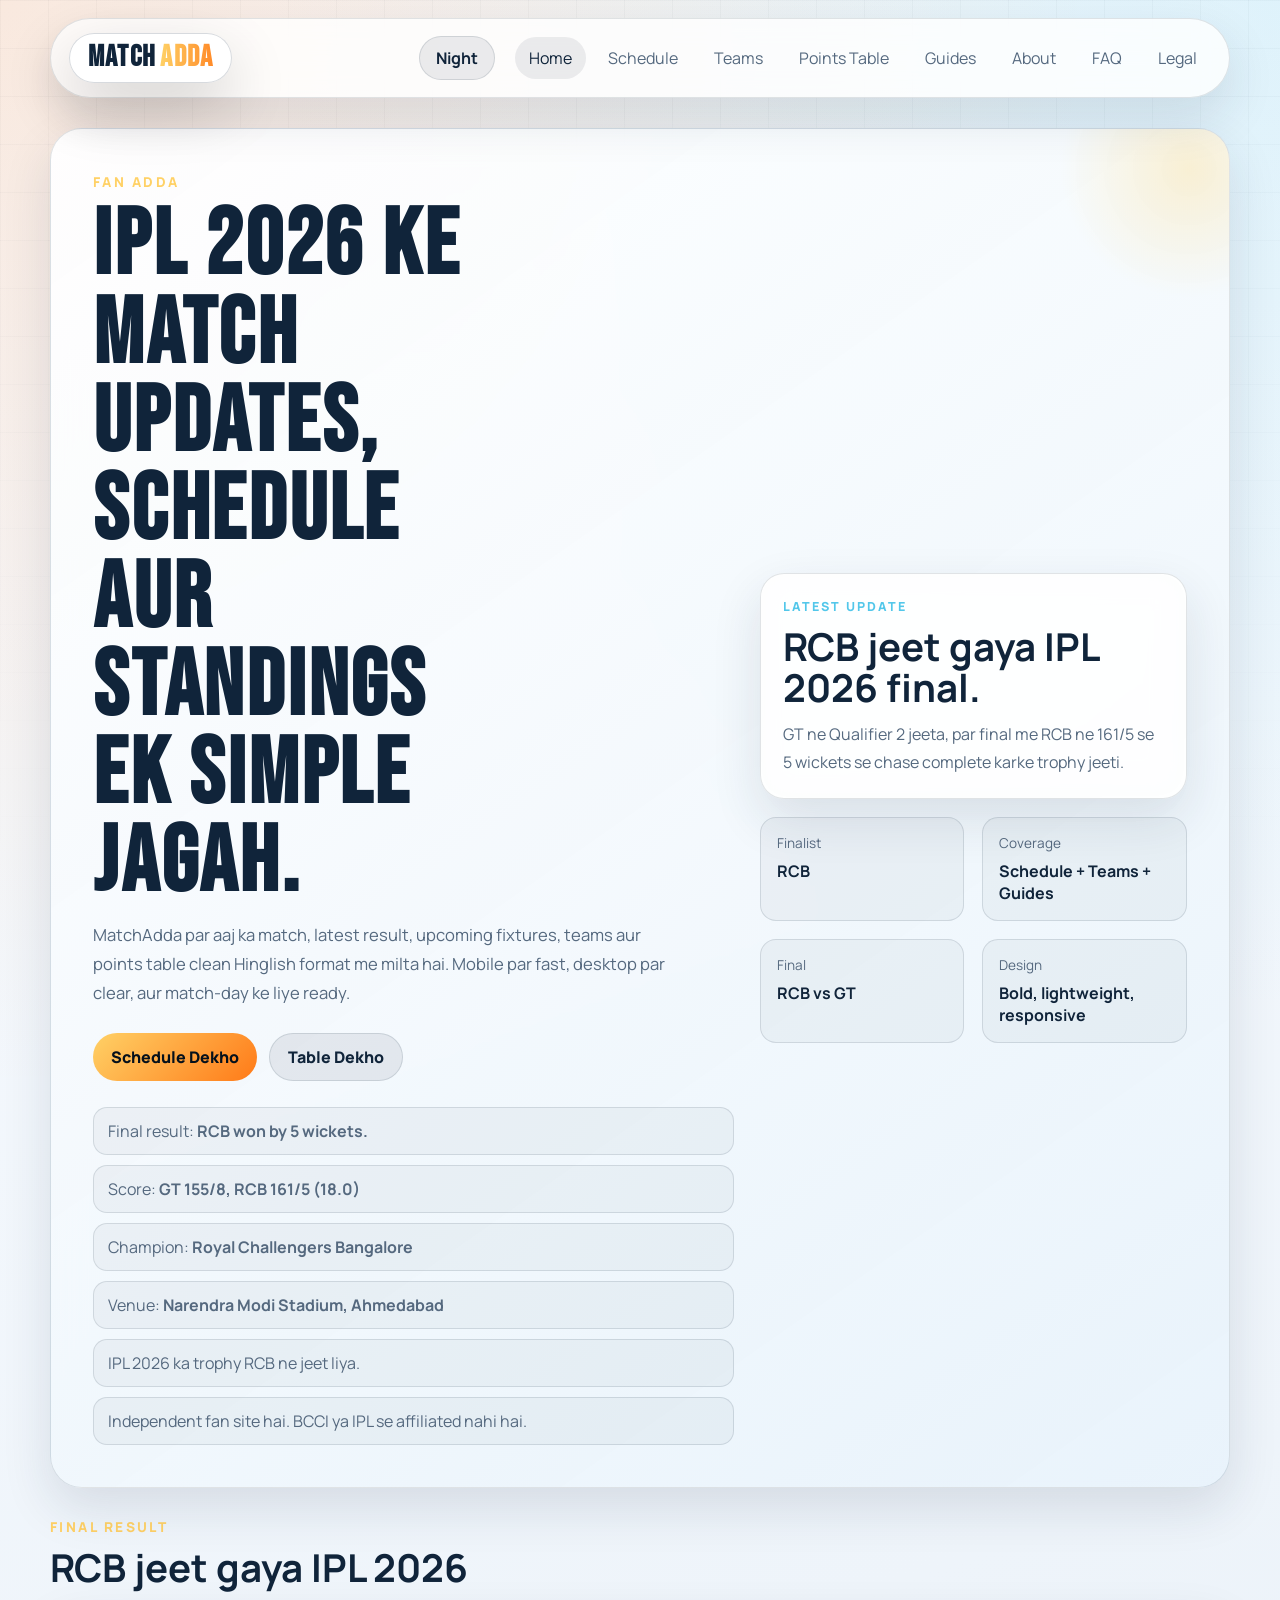
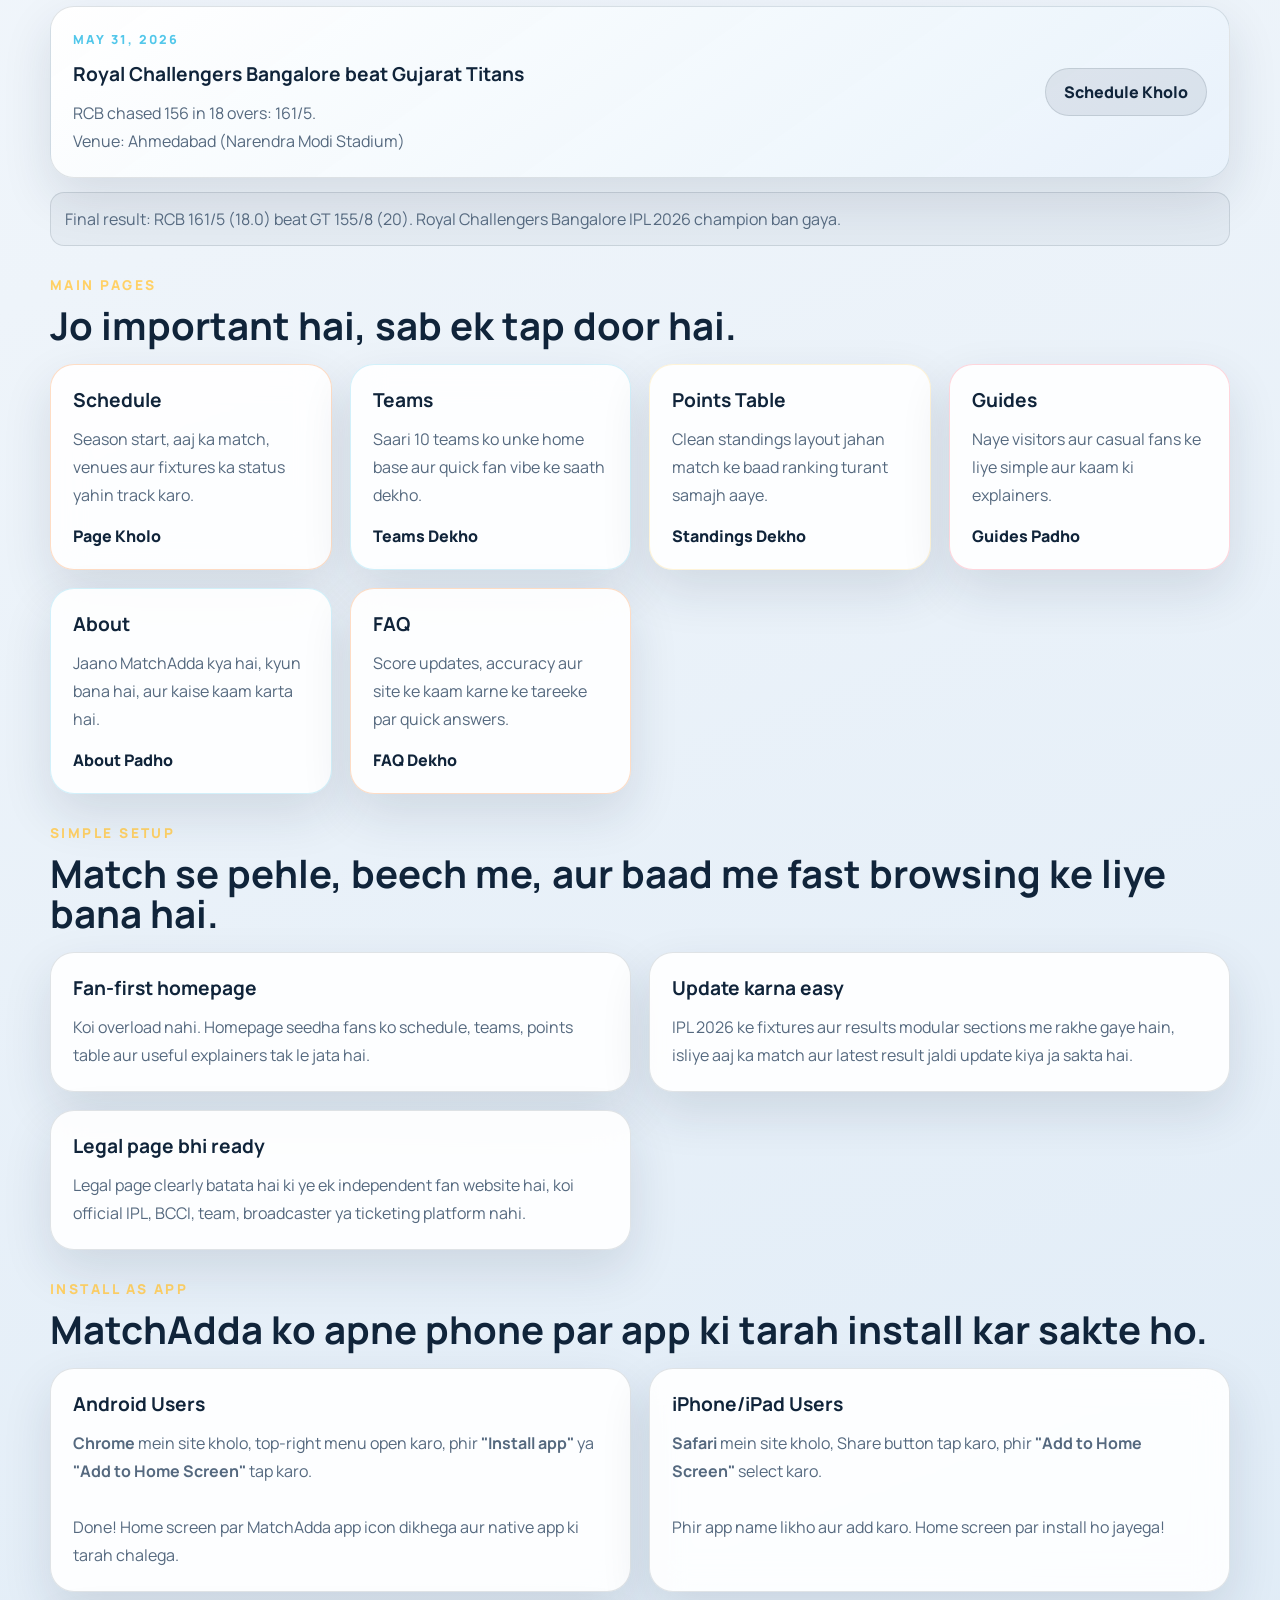
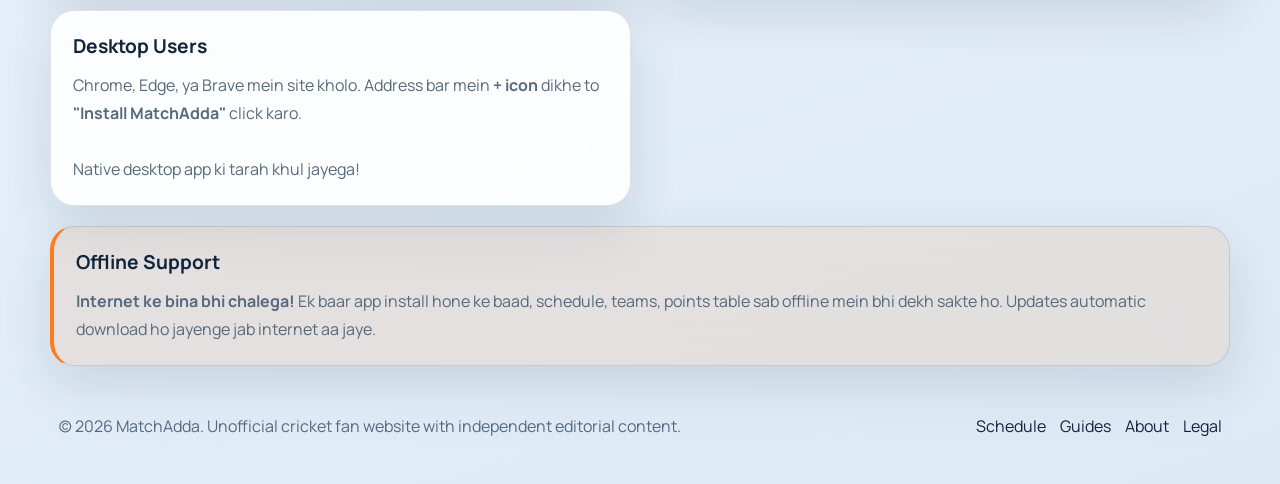
<file: index.html>
<!DOCTYPE html>
<html lang="en">
<head>
  <meta charset="UTF-8">
  <meta name="viewport" content="width=device-width, initial-scale=1.0">
  <title>MatchAdda | IPL 2026 ka Schedule, Teams, Points Table aur Guides</title>
  <meta name="description" content="MatchAdda ek unofficial cricket fan website hai jahan IPL 2026 ka schedule, team updates, points table, match guides aur legal info simple Hinglish me milta hai.">
  <meta property="og:title" content="MatchAdda | IPL 2026 fan website">
  <meta property="og:description" content="Schedule, teams, points table, guides aur quick match-day updates ek simple fan site par.">
  <meta property="og:type" content="website">
  <meta property="og:image" content="social-preview.svg">
  <meta name="twitter:card" content="summary_large_image">
  <meta name="twitter:title" content="MatchAdda | IPL 2026 fan website">
  <meta name="twitter:description" content="Schedule, teams, points table, guides aur quick match-day updates ek simple fan site par.">
  <meta name="twitter:image" content="social-preview.svg">
  <link rel="icon" href="favicon.svg" type="image/svg+xml">
  <link rel="manifest" href="manifest.json">
  <meta name="theme-color" content="#ff7a18">
  <meta name="apple-mobile-web-app-capable" content="yes">
  <meta name="apple-mobile-web-app-status-bar-style" content="black-translucent">
  <meta name="apple-mobile-web-app-title" content="MatchAdda">
  <link rel="apple-touch-icon" href="matchadda.png">
  <link rel="preconnect" href="https://fonts.googleapis.com">
  <link rel="preconnect" href="https://fonts.gstatic.com" crossorigin>
  <link href="https://fonts.googleapis.com/css2?family=Bebas+Neue&family=Manrope:wght@400;500;700;800&display=swap" rel="stylesheet">
  <link rel="stylesheet" href="style.css">
</head>
<body>
  <div class="page-shell">
    <header class="site-header">
      <a class="brand brand-photo-link" href="index.html" aria-label="Home">
        <span class="brand-title"><span class="brand-primary">Match</span><span class="brand-accent">Adda</span></span>
      </a>
      <button class="nav-toggle" aria-expanded="false" aria-controls="site-nav">Menu</button>
      <nav id="site-nav" class="site-nav">
        <a class="active" href="index.html">Home</a>
        <a href="schedule.html">Schedule</a>
        <a href="teams.html">Teams</a>
        <a href="points-table.html">Points Table</a>
        <a href="guides.html">Guides</a>
        <a href="about.html">About</a>
        <a href="faq.html">FAQ</a>
        <a href="legal.html">Legal</a>
      </nav>
    </header>

    <main>
      <section class="hero">
        <div class="hero-copy">
          <p class="eyebrow">Fan Adda</p>
          <h1>IPL 2026 ke match updates, schedule aur standings ek simple jagah.</h1>
          <p class="hero-text">
            MatchAdda par aaj ka match, latest result, upcoming fixtures, teams aur points table clean Hinglish
            format me milta hai. Mobile par fast, desktop par clear, aur match-day ke liye ready.
          </p>
          <div class="hero-actions">
            <a class="btn btn-primary" href="schedule.html">Schedule Dekho</a>
            <a class="btn btn-secondary" href="points-table.html">Table Dekho</a>
          </div>
          <ul class="hero-meta">
            <li>Final result: <strong>RCB won by 5 wickets.</strong></li>
            <li>Score: <strong>GT 155/8, RCB 161/5 (18.0)</strong></li>
            <li>Champion: <strong>Royal Challengers Bangalore</strong></li>
            <li>Venue: <strong>Narendra Modi Stadium, Ahmedabad</strong></li>
            <li>IPL 2026 ka trophy RCB ne jeet liya.</li>
            <li>Independent fan site hai. BCCI ya IPL se affiliated nahi hai.</li>
          </ul>
        </div>
        <div class="hero-panel">
          <div class="match-card featured-card">
            <p class="card-label">Latest Update</p>
            <h2>RCB jeet gaya IPL 2026 final.</h2>
            <p>
              GT ne Qualifier 2 jeeta, par final me RCB ne 161/5 se 5 wickets se chase complete karke trophy jeeti.
            </p>
          </div>
          <div class="mini-grid">
            <article class="stat-chip">
              <span>Finalist</span>
              <strong>RCB</strong>
            </article>
            <article class="stat-chip">
              <span>Coverage</span>
              <strong>Schedule + Teams + Guides</strong>
            </article>
            <article class="stat-chip">
              <span>Final</span>
              <strong>RCB vs GT</strong>
            </article>
            <article class="stat-chip">
              <span>Design</span>
              <strong>Bold, lightweight, responsive</strong>
            </article>
          </div>
        </div>
      </section>

      <section class="section">
        <div class="section-heading">
          <p class="eyebrow">Final Result</p>
          <h2>RCB jeet gaya IPL 2026</h2>
        </div>
        <div class="today-match">

          <div class="today-match-copy">
            <p class="card-label">May 31, 2026</p>
            <h3>Royal Challengers Bangalore beat Gujarat Titans</h3>
            <p>RCB chased 156 in 18 overs: 161/5.</p>
            <p>Venue: Ahmedabad (Narendra Modi Stadium)</p>
          </div>

          <div class="today-match-meta">
            <a class="btn btn-secondary" href="schedule.html">Schedule Kholo</a>
          </div>
        </div>

        <p class="section-note">Final result: RCB 161/5 (18.0) beat GT 155/8 (20). Royal Challengers Bangalore IPL 2026 champion ban gaya.</p>
      </section>

      <section class="section">
        <div class="section-heading">
          <p class="eyebrow">Main Pages</p>
          <h2>Jo important hai, sab ek tap door hai.</h2>
        </div>
        <div class="card-grid">
          <article class="info-card accent-orange">
            <h3>Schedule</h3>
            <p>Season start, aaj ka match, venues aur fixtures ka status yahin track karo.</p>
            <a href="schedule.html">Page Kholo</a>
          </article>
          <article class="info-card accent-blue">
            <h3>Teams</h3>
            <p>Saari 10 teams ko unke home base aur quick fan vibe ke saath dekho.</p>
            <a href="teams.html">Teams Dekho</a>
          </article>
          <article class="info-card accent-gold">
            <h3>Points Table</h3>
            <p>Clean standings layout jahan match ke baad ranking turant samajh aaye.</p>
            <a href="points-table.html">Standings Dekho</a>
          </article>
          <article class="info-card accent-red">
            <h3>Guides</h3>
            <p>Naye visitors aur casual fans ke liye simple aur kaam ki explainers.</p>
            <a href="guides.html">Guides Padho</a>
          </article>
          <article class="info-card accent-blue">
            <h3>About</h3>
            <p>Jaano MatchAdda kya hai, kyun bana hai, aur kaise kaam karta hai.</p>
            <a href="about.html">About Padho</a>
          </article>
          <article class="info-card accent-orange">
            <h3>FAQ</h3>
            <p>Score updates, accuracy aur site ke kaam karne ke tareeke par quick answers.</p>
            <a href="faq.html">FAQ Dekho</a>
          </article>
        </div>
      </section>

      <section class="section spotlight">
        <div class="section-heading">
          <p class="eyebrow">Simple Setup</p>
          <h2>Match se pehle, beech me, aur baad me fast browsing ke liye bana hai.</h2>
        </div>
        <div class="split-layout">
          <div class="glass-panel">
            <h3>Fan-first homepage</h3>
            <p>
              Koi overload nahi. Homepage seedha fans ko schedule, teams, points table aur useful explainers tak le jata hai.
            </p>
          </div>
          <div class="glass-panel">
            <h3>Update karna easy</h3>
            <p>
              IPL 2026 ke fixtures aur results modular sections me rakhe gaye hain, isliye aaj ka match aur latest result jaldi update kiya ja sakta hai.
            </p>
          </div>
          <div class="glass-panel">
            <h3>Legal page bhi ready</h3>
            <p>
              Legal page clearly batata hai ki ye ek independent fan website hai, koi official IPL, BCCI, team, broadcaster ya ticketing platform nahi.
            </p>
          </div>
        </div>
      </section>

      <section class="section spotlight">
        <div class="section-heading">
          <p class="eyebrow">Install as App</p>
          <h2>MatchAdda ko apne phone par app ki tarah install kar sakte ho.</h2>
        </div>
        <div class="split-layout">
          <div class="glass-panel">
            <h3>Android Users</h3>
            <p>
              <strong>Chrome</strong> mein site kholo, top-right menu open karo, phir <strong>"Install app"</strong> ya <strong>"Add to Home Screen"</strong> tap karo. 
              <br><br>Done! Home screen par MatchAdda app icon dikhega aur native app ki tarah chalega.
            </p>
          </div>
          <div class="glass-panel">
            <h3>iPhone/iPad Users</h3>
            <p>
              <strong>Safari</strong> mein site kholo, Share button tap karo, phir <strong>"Add to Home Screen"</strong> select karo.
              <br><br>Phir app name likho aur add karo. Home screen par install ho jayega!
            </p>
          </div>
          <div class="glass-panel">
            <h3>Desktop Users</h3>
            <p>
              Chrome, Edge, ya Brave mein site kholo. Address bar mein <strong>+ icon</strong> dikhe to <strong>"Install MatchAdda"</strong> click karo.
              <br><br>Native desktop app ki tarah khul jayega!
            </p>
          </div>
        </div>
        <div class="glass-panel" style="margin-top: 20px; background: rgba(255, 122, 24, 0.1); border-left: 4px solid #ff7a18;">
          <h3>Offline Support</h3>
          <p>
            <strong>Internet ke bina bhi chalega!</strong> Ek baar app install hone ke baad, schedule, teams, points table sab offline mein bhi dekh sakte ho. 
            Updates automatic download ho jayenge jab internet aa jaye.
          </p>
        </div>
      </section>
    </main>

    <footer class="site-footer">
      <p>(c) 2026 MatchAdda. Unofficial cricket fan website with independent editorial content.</p>
      <div>
        <a href="schedule.html">Schedule</a>
        <a href="guides.html">Guides</a>
        <a href="about.html">About</a>
        <a href="legal.html">Legal</a>
      </div>
    </footer>
  </div>

  <script src="main.js"></script>
</body>
</html>
</file>
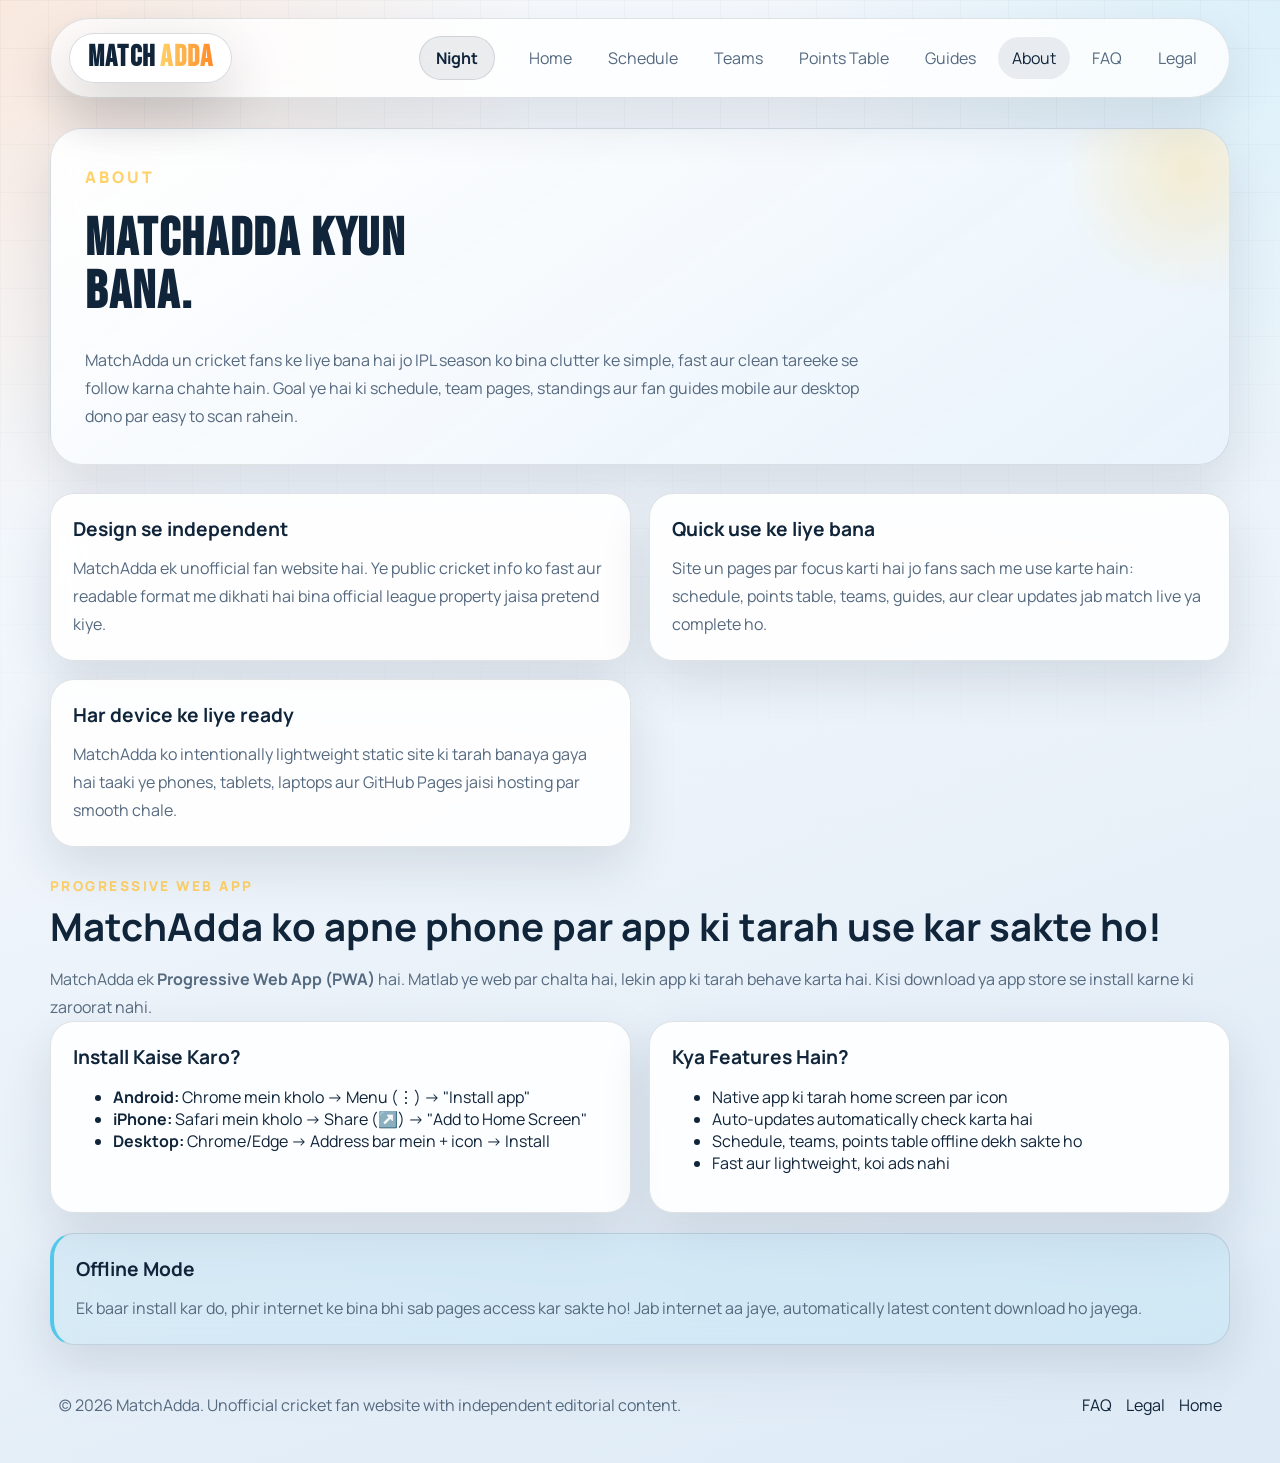
<file: about.html>
<!DOCTYPE html>
<html lang="en">
<head>
  <meta charset="UTF-8">
  <meta name="viewport" content="width=device-width, initial-scale=1.0">
  <title>About | MatchAdda</title>
  <meta name="description" content="Jaano MatchAdda kya hai, kyun bana hai, aur ye independent IPL fan website cricket fans ki kaise help karti hai.">
  <meta property="og:title" content="About MatchAdda">
  <meta property="og:description" content="Independent IPL fan website jo quick schedule checks, standings, teams aur match-day updates ke liye bani hai.">
  <meta property="og:type" content="website">
  <meta property="og:image" content="social-preview.svg">
  <meta name="twitter:card" content="summary_large_image">
  <meta name="twitter:title" content="About MatchAdda">
  <meta name="twitter:description" content="Independent IPL fan website jo quick schedule checks, standings, teams aur match-day updates ke liye bani hai.">
  <meta name="twitter:image" content="social-preview.svg">
  <link rel="icon" href="favicon.svg" type="image/svg+xml">
  <link rel="manifest" href="manifest.json">
  <meta name="theme-color" content="#ff7a18">
  <meta name="apple-mobile-web-app-capable" content="yes">
  <meta name="apple-mobile-web-app-status-bar-style" content="black-translucent">
  <meta name="apple-mobile-web-app-title" content="MatchAdda">
  <link rel="apple-touch-icon" href="matchadda.png">
  <link rel="preconnect" href="https://fonts.googleapis.com">
  <link rel="preconnect" href="https://fonts.gstatic.com" crossorigin>
  <link href="https://fonts.googleapis.com/css2?family=Bebas+Neue&family=Manrope:wght@400;500;700;800&display=swap" rel="stylesheet">
  <link rel="stylesheet" href="style.css">
</head>
<body>
  <div class="page-shell">
    <header class="site-header">
      <a class="brand brand-photo-link" href="index.html" aria-label="Home">
        <span class="brand-title"><span class="brand-primary">Match</span><span class="brand-accent">Adda</span></span>
      </a>
      <button class="nav-toggle" aria-expanded="false" aria-controls="site-nav">Menu</button>
      <nav id="site-nav" class="site-nav">
        <a href="index.html">Home</a>
        <a href="schedule.html">Schedule</a>
        <a href="teams.html">Teams</a>
        <a href="points-table.html">Points Table</a>
        <a href="guides.html">Guides</a>
        <a class="active" href="about.html">About</a>
        <a href="faq.html">FAQ</a>
        <a href="legal.html">Legal</a>
      </nav>
    </header>

    <main class="page-main">
      <section class="page-hero">
        <p class="eyebrow">About</p>
        <h1>MatchAdda kyun bana.</h1>
        <p>
          MatchAdda un cricket fans ke liye bana hai jo IPL season ko bina clutter ke simple, fast aur clean tareeke se follow karna chahte hain.
          Goal ye hai ki schedule, team pages, standings aur fan guides mobile aur desktop dono par easy to scan rahein.
        </p>
      </section>

      <section class="section">
        <div class="split-layout">
          <article class="glass-panel">
            <h3>Design se independent</h3>
            <p>
              MatchAdda ek unofficial fan website hai. Ye public cricket info ko fast aur readable format me dikhati hai bina official league property jaisa pretend kiye.
            </p>
          </article>
          <article class="glass-panel">
            <h3>Quick use ke liye bana</h3>
            <p>
              Site un pages par focus karti hai jo fans sach me use karte hain: schedule, points table, teams, guides, aur clear updates jab match live ya complete ho.
            </p>
          </article>
          <article class="glass-panel">
            <h3>Har device ke liye ready</h3>
            <p>
              MatchAdda ko intentionally lightweight static site ki tarah banaya gaya hai taaki ye phones, tablets, laptops aur GitHub Pages jaisi hosting par smooth chale.
            </p>
          </article>
        </div>
      </section>

      <section class="section">
        <div class="section-heading">
          <p class="eyebrow">Progressive Web App</p>
          <h2>MatchAdda ko apne phone par app ki tarah use kar sakte ho!</h2>
        </div>
        <p>
          MatchAdda ek <strong>Progressive Web App (PWA)</strong> hai. Matlab ye web par chalta hai, lekin app ki tarah behave karta hai. 
          Kisi download ya app store se install karne ki zaroorat nahi.
        </p>
        <div class="split-layout">
          <article class="glass-panel">
            <h3>Install Kaise Karo?</h3>
            <ul>
              <li><strong>Android:</strong> Chrome mein kholo → Menu (⋮) → "Install app"</li>
              <li><strong>iPhone:</strong> Safari mein kholo → Share (↗️) → "Add to Home Screen"</li>
              <li><strong>Desktop:</strong> Chrome/Edge → Address bar mein + icon → Install</li>
            </ul>
          </article>
          <article class="glass-panel">
            <h3>Kya Features Hain?</h3>
            <ul>
              <li>Native app ki tarah home screen par icon</li>
              <li>Auto-updates automatically check karta hai</li>
              <li>Schedule, teams, points table offline dekh sakte ho</li>
              <li>Fast aur lightweight, koi ads nahi</li>
            </ul>
          </article>
        </div>
        <div class="glass-panel" style="background: rgba(82, 199, 234, 0.1); border-left: 4px solid #52c7ea; margin-top: 20px;">
          <h3>Offline Mode</h3>
          <p>
            Ek baar install kar do, phir internet ke bina bhi sab pages access kar sakte ho! 
            Jab internet aa jaye, automatically latest content download ho jayega.
          </p>
        </div>
      </section>
    </main>

    <footer class="site-footer">
      <p>(c) 2026 MatchAdda. Unofficial cricket fan website with independent editorial content.</p>
      <div>
        <a href="faq.html">FAQ</a>
        <a href="legal.html">Legal</a>
        <a href="index.html">Home</a>
      </div>
    </footer>
  </div>

  <script src="main.js"></script>
</body>
</html>
</file>
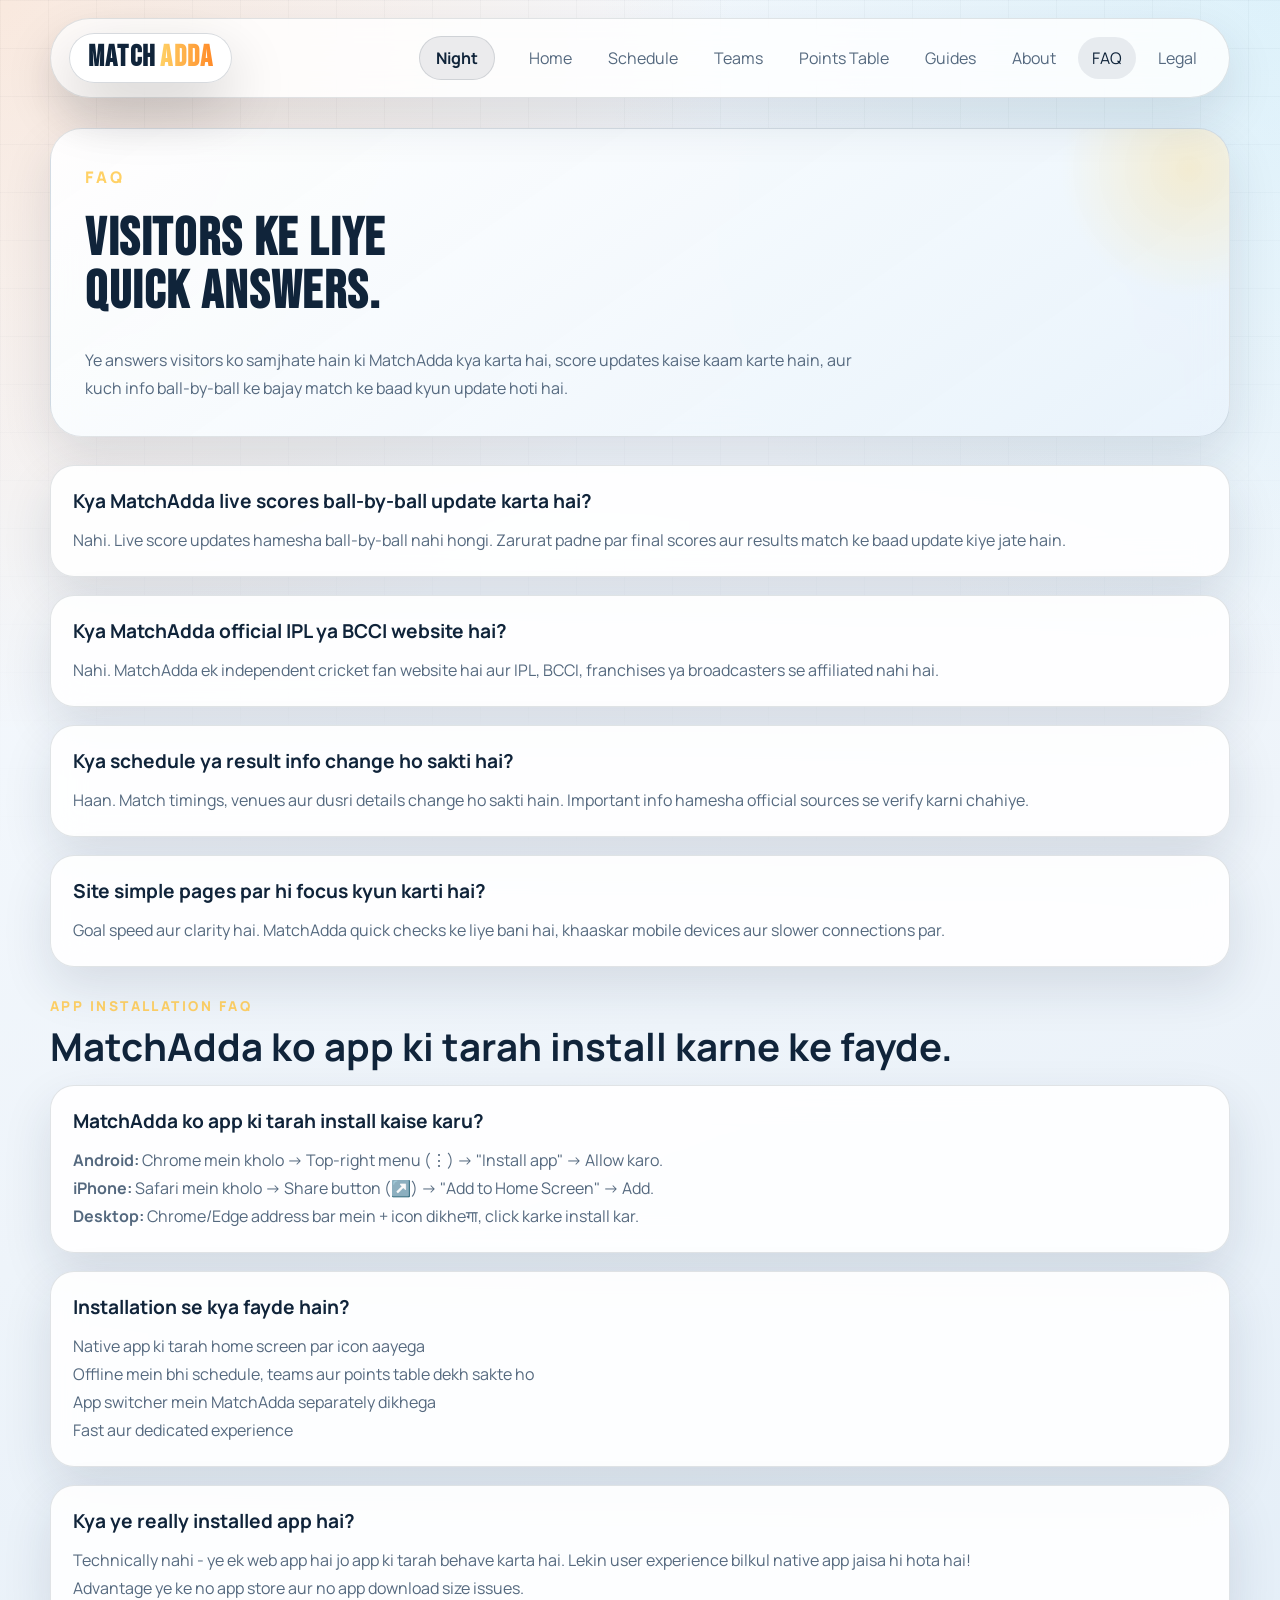
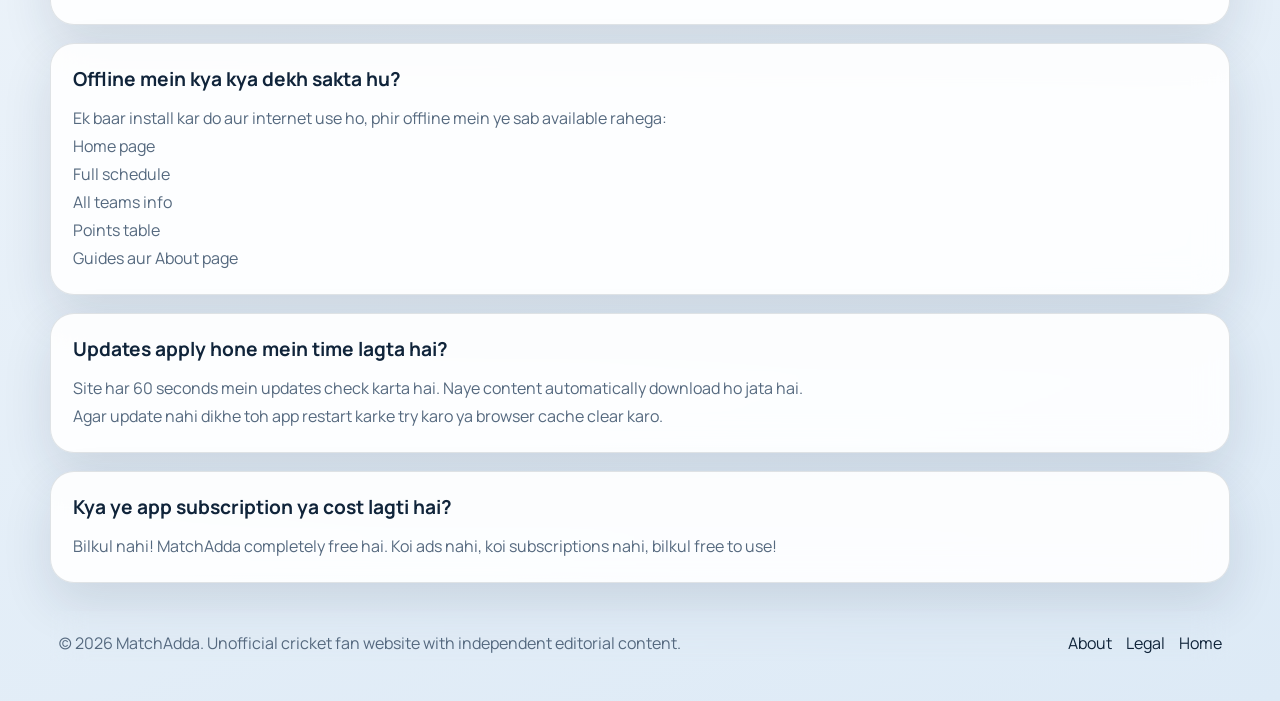
<file: faq.html>
<!DOCTYPE html>
<html lang="en">
<head>
  <meta charset="UTF-8">
  <meta name="viewport" content="width=device-width, initial-scale=1.0">
  <title>FAQ | MatchAdda</title>
  <meta name="description" content="MatchAdda ke baare me common sawal: live score updates, match results, accuracy aur site ka purpose.">
  <meta property="og:title" content="MatchAdda FAQ">
  <meta property="og:description" content="Answers ki MatchAdda schedule, score, result aur fan info ko kaise update karta hai.">
  <meta property="og:type" content="website">
  <meta property="og:image" content="social-preview.svg">
  <meta name="twitter:card" content="summary_large_image">
  <meta name="twitter:title" content="MatchAdda FAQ">
  <meta name="twitter:description" content="Answers ki MatchAdda schedule, score, result aur fan info ko kaise update karta hai.">
  <meta name="twitter:image" content="social-preview.svg">
  <link rel="icon" href="favicon.svg" type="image/svg+xml">
  <link rel="manifest" href="manifest.json">
  <meta name="theme-color" content="#ff7a18">
  <meta name="apple-mobile-web-app-capable" content="yes">
  <meta name="apple-mobile-web-app-status-bar-style" content="black-translucent">
  <meta name="apple-mobile-web-app-title" content="MatchAdda">
  <link rel="apple-touch-icon" href="matchadda.png">
  <link rel="preconnect" href="https://fonts.googleapis.com">
  <link rel="preconnect" href="https://fonts.gstatic.com" crossorigin>
  <link href="https://fonts.googleapis.com/css2?family=Bebas+Neue&family=Manrope:wght@400;500;700;800&display=swap" rel="stylesheet">
  <link rel="stylesheet" href="style.css">
</head>
<body>
  <div class="page-shell">
    <header class="site-header">
      <a class="brand brand-photo-link" href="index.html" aria-label="Home">
        <span class="brand-title"><span class="brand-primary">Match</span><span class="brand-accent">Adda</span></span>
      </a>
      <button class="nav-toggle" aria-expanded="false" aria-controls="site-nav">Menu</button>
      <nav id="site-nav" class="site-nav">
        <a href="index.html">Home</a>
        <a href="schedule.html">Schedule</a>
        <a href="teams.html">Teams</a>
        <a href="points-table.html">Points Table</a>
        <a href="guides.html">Guides</a>
        <a href="about.html">About</a>
        <a class="active" href="faq.html">FAQ</a>
        <a href="legal.html">Legal</a>
      </nav>
    </header>

    <main class="page-main">
      <section class="page-hero">
        <p class="eyebrow">FAQ</p>
        <h1>Visitors ke liye quick answers.</h1>
        <p>
          Ye answers visitors ko samjhate hain ki MatchAdda kya karta hai, score updates kaise kaam karte hain,
          aur kuch info ball-by-ball ke bajay match ke baad kyun update hoti hai.
        </p>
      </section>

      <section class="section">
        <div class="faq-list">
          <article class="glass-panel">
            <h3>Kya MatchAdda live scores ball-by-ball update karta hai?</h3>
            <p>Nahi. Live score updates hamesha ball-by-ball nahi hongi. Zarurat padne par final scores aur results match ke baad update kiye jate hain.</p>
          </article>
          <article class="glass-panel">
            <h3>Kya MatchAdda official IPL ya BCCI website hai?</h3>
            <p>Nahi. MatchAdda ek independent cricket fan website hai aur IPL, BCCI, franchises ya broadcasters se affiliated nahi hai.</p>
          </article>
          <article class="glass-panel">
            <h3>Kya schedule ya result info change ho sakti hai?</h3>
            <p>Haan. Match timings, venues aur dusri details change ho sakti hain. Important info hamesha official sources se verify karni chahiye.</p>
          </article>
          <article class="glass-panel">
            <h3>Site simple pages par hi focus kyun karti hai?</h3>
            <p>Goal speed aur clarity hai. MatchAdda quick checks ke liye bani hai, khaaskar mobile devices aur slower connections par.</p>
          </article>
        </div>
      </section>

      <section class="section">
        <div class="section-heading">
          <p class="eyebrow">App Installation FAQ</p>
          <h2>MatchAdda ko app ki tarah install karne ke fayde.</h2>
        </div>
        <div class="faq-list">
          <article class="glass-panel">
            <h3>MatchAdda ko app ki tarah install kaise karu?</h3>
            <p>
              <strong>Android:</strong> Chrome mein kholo → Top-right menu (⋮) → "Install app" → Allow karo.
              <br><strong>iPhone:</strong> Safari mein kholo → Share button (↗️) → "Add to Home Screen" → Add.
              <br><strong>Desktop:</strong> Chrome/Edge address bar mein + icon dikheगा, click karke install kar.
            </p>
          </article>
          <article class="glass-panel">
            <h3>Installation se kya fayde hain?</h3>
            <p>
              Native app ki tarah home screen par icon aayega
              <br>Offline mein bhi schedule, teams aur points table dekh sakte ho
              <br>App switcher mein MatchAdda separately dikhega
              <br>Fast aur dedicated experience
            </p>
          </article>
          <article class="glass-panel">
            <h3>Kya ye really installed app hai?</h3>
            <p>
              Technically nahi - ye ek web app hai jo app ki tarah behave karta hai. Lekin user experience bilkul native app jaisa hi hota hai!
              <br>Advantage ye ke no app store aur no app download size issues.
            </p>
          </article>
          <article class="glass-panel">
            <h3>Offline mein kya kya dekh sakta hu?</h3>
            <p>
              Ek baar install kar do aur internet use ho, phir offline mein ye sab available rahega:
              <br>Home page
              <br>Full schedule
              <br>All teams info
              <br>Points table
              <br>Guides aur About page
            </p>
          </article>
          <article class="glass-panel">
            <h3>Updates apply hone mein time lagta hai?</h3>
            <p>
              Site har 60 seconds mein updates check karta hai. Naye content automatically download ho jata hai.
              <br>Agar update nahi dikhe toh app restart karke try karo ya browser cache clear karo.
            </p>
          </article>
          <article class="glass-panel">
            <h3>Kya ye app subscription ya cost lagti hai?</h3>
            <p>
              Bilkul nahi! MatchAdda completely free hai. Koi ads nahi, koi subscriptions nahi, bilkul free to use!
            </p>
          </article>
        </div>
      </section>
    </main>

    <footer class="site-footer">
      <p>(c) 2026 MatchAdda. Unofficial cricket fan website with independent editorial content.</p>
      <div>
        <a href="about.html">About</a>
        <a href="legal.html">Legal</a>
        <a href="index.html">Home</a>
      </div>
    </footer>
  </div>

  <script src="main.js"></script>
</body>
</html>
</file>
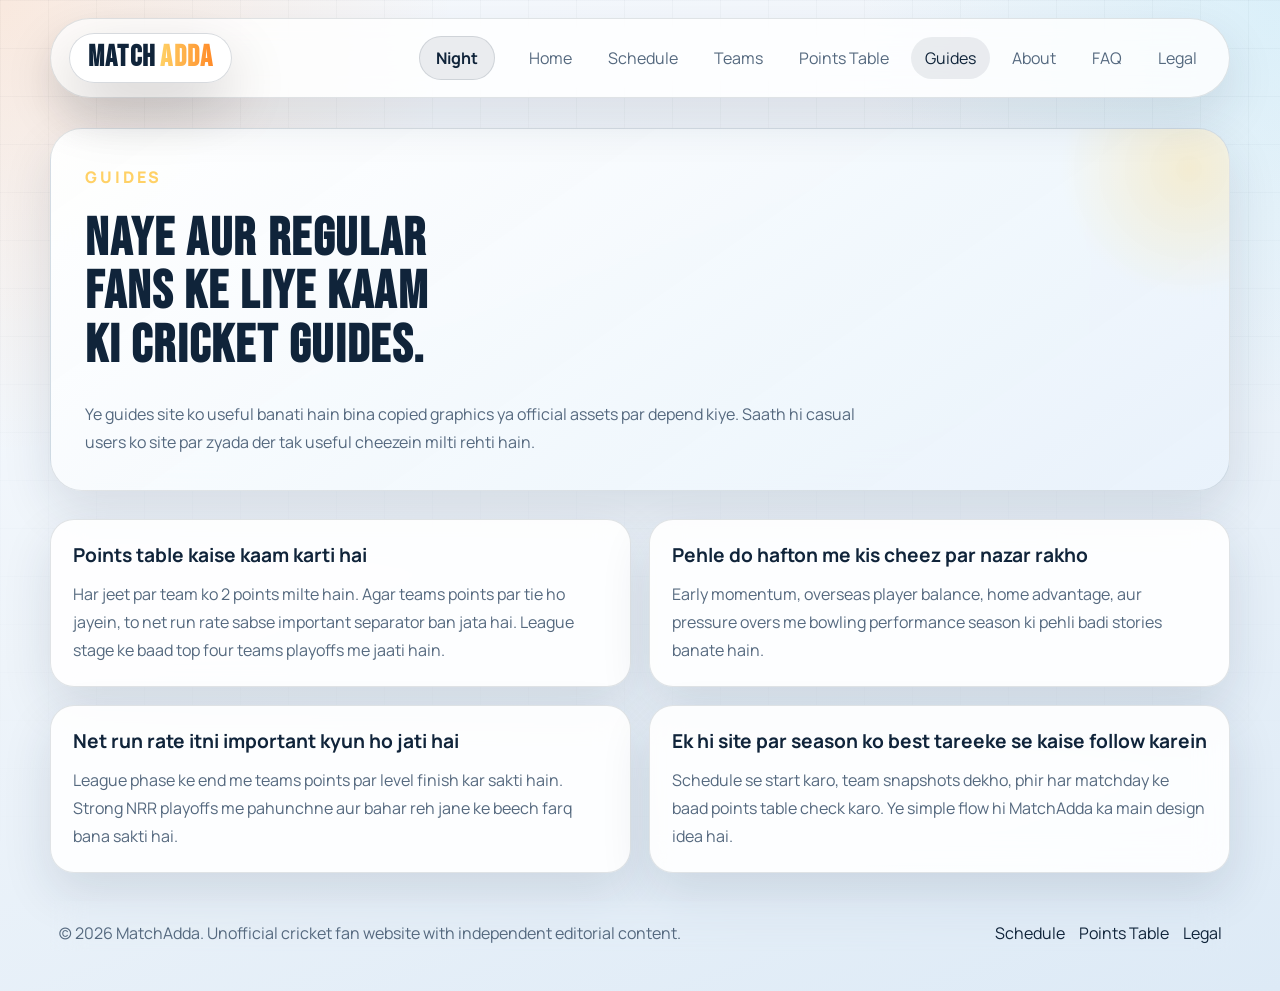
<file: guides.html>
<!DOCTYPE html>
<html lang="en">
<head>
  <meta charset="UTF-8">
  <meta name="viewport" content="width=device-width, initial-scale=1.0">
  <title>Guides | MatchAdda</title>
  <meta name="description" content="MatchAdda ke Hinglish cricket guides jahan points table basics, season follow karne ka tareeka aur casual fans ke liye kaam ki cheezein samjhai gayi hain.">
  <meta property="og:title" content="Guides | MatchAdda">
  <meta property="og:description" content="Helpful cricket explainers aur IPL fan guides MatchAdda par.">
  <meta property="og:type" content="website">
  <meta property="og:image" content="social-preview.svg">
  <meta name="twitter:card" content="summary_large_image">
  <meta name="twitter:title" content="Guides | MatchAdda">
  <meta name="twitter:description" content="Helpful cricket explainers aur IPL fan guides MatchAdda par.">
  <meta name="twitter:image" content="social-preview.svg">
  <link rel="icon" href="favicon.svg" type="image/svg+xml">
  <link rel="manifest" href="manifest.json">
  <meta name="theme-color" content="#ff7a18">
  <meta name="apple-mobile-web-app-capable" content="yes">
  <meta name="apple-mobile-web-app-status-bar-style" content="black-translucent">
  <meta name="apple-mobile-web-app-title" content="MatchAdda">
  <link rel="apple-touch-icon" href="matchadda.png">
  <link rel="preconnect" href="https://fonts.googleapis.com">
  <link rel="preconnect" href="https://fonts.gstatic.com" crossorigin>
  <link href="https://fonts.googleapis.com/css2?family=Bebas+Neue&family=Manrope:wght@400;500;700;800&display=swap" rel="stylesheet">
  <link rel="stylesheet" href="style.css">
</head>
<body>
  <div class="page-shell">
    <header class="site-header">
      <a class="brand brand-photo-link" href="index.html" aria-label="Home">
        <span class="brand-title"><span class="brand-primary">Match</span><span class="brand-accent">Adda</span></span>
      </a>
      <button class="nav-toggle" aria-expanded="false" aria-controls="site-nav">Menu</button>
      <nav id="site-nav" class="site-nav">
        <a href="index.html">Home</a>
        <a href="schedule.html">Schedule</a>
        <a href="teams.html">Teams</a>
        <a href="points-table.html">Points Table</a>
        <a class="active" href="guides.html">Guides</a>
        <a href="about.html">About</a>
        <a href="faq.html">FAQ</a>
        <a href="legal.html">Legal</a>
      </nav>
    </header>

    <main class="page-main">
      <section class="page-hero">
        <p class="eyebrow">Guides</p>
        <h1>Naye aur regular fans ke liye kaam ki cricket guides.</h1>
        <p>
          Ye guides site ko useful banati hain bina copied graphics ya official assets par depend kiye.
          Saath hi casual users ko site par zyada der tak useful cheezein milti rehti hain.
        </p>
      </section>

      <section class="section">
        <div class="guide-list">
          <article class="guide-card">
            <h3>Points table kaise kaam karti hai</h3>
            <p>
              Har jeet par team ko 2 points milte hain. Agar teams points par tie ho jayein, to net run rate sabse important separator ban jata hai.
              League stage ke baad top four teams playoffs me jaati hain.
            </p>
          </article>
          <article class="guide-card">
            <h3>Pehle do hafton me kis cheez par nazar rakho</h3>
            <p>
              Early momentum, overseas player balance, home advantage, aur pressure overs me bowling performance
              season ki pehli badi stories banate hain.
            </p>
          </article>
          <article class="guide-card">
            <h3>Net run rate itni important kyun ho jati hai</h3>
            <p>
              League phase ke end me teams points par level finish kar sakti hain. Strong NRR playoffs me pahunchne aur bahar reh jane ke beech farq bana sakti hai.
            </p>
          </article>
          <article class="guide-card">
            <h3>Ek hi site par season ko best tareeke se kaise follow karein</h3>
            <p>
              Schedule se start karo, team snapshots dekho, phir har matchday ke baad points table check karo.
              Ye simple flow hi MatchAdda ka main design idea hai.
            </p>
          </article>
        </div>
      </section>
    </main>

    <footer class="site-footer">
      <p>(c) 2026 MatchAdda. Unofficial cricket fan website with independent editorial content.</p>
      <div>
        <a href="schedule.html">Schedule</a>
        <a href="points-table.html">Points Table</a>
        <a href="legal.html">Legal</a>
      </div>
    </footer>
  </div>

  <script src="main.js"></script>
</body>
</html>
</file>
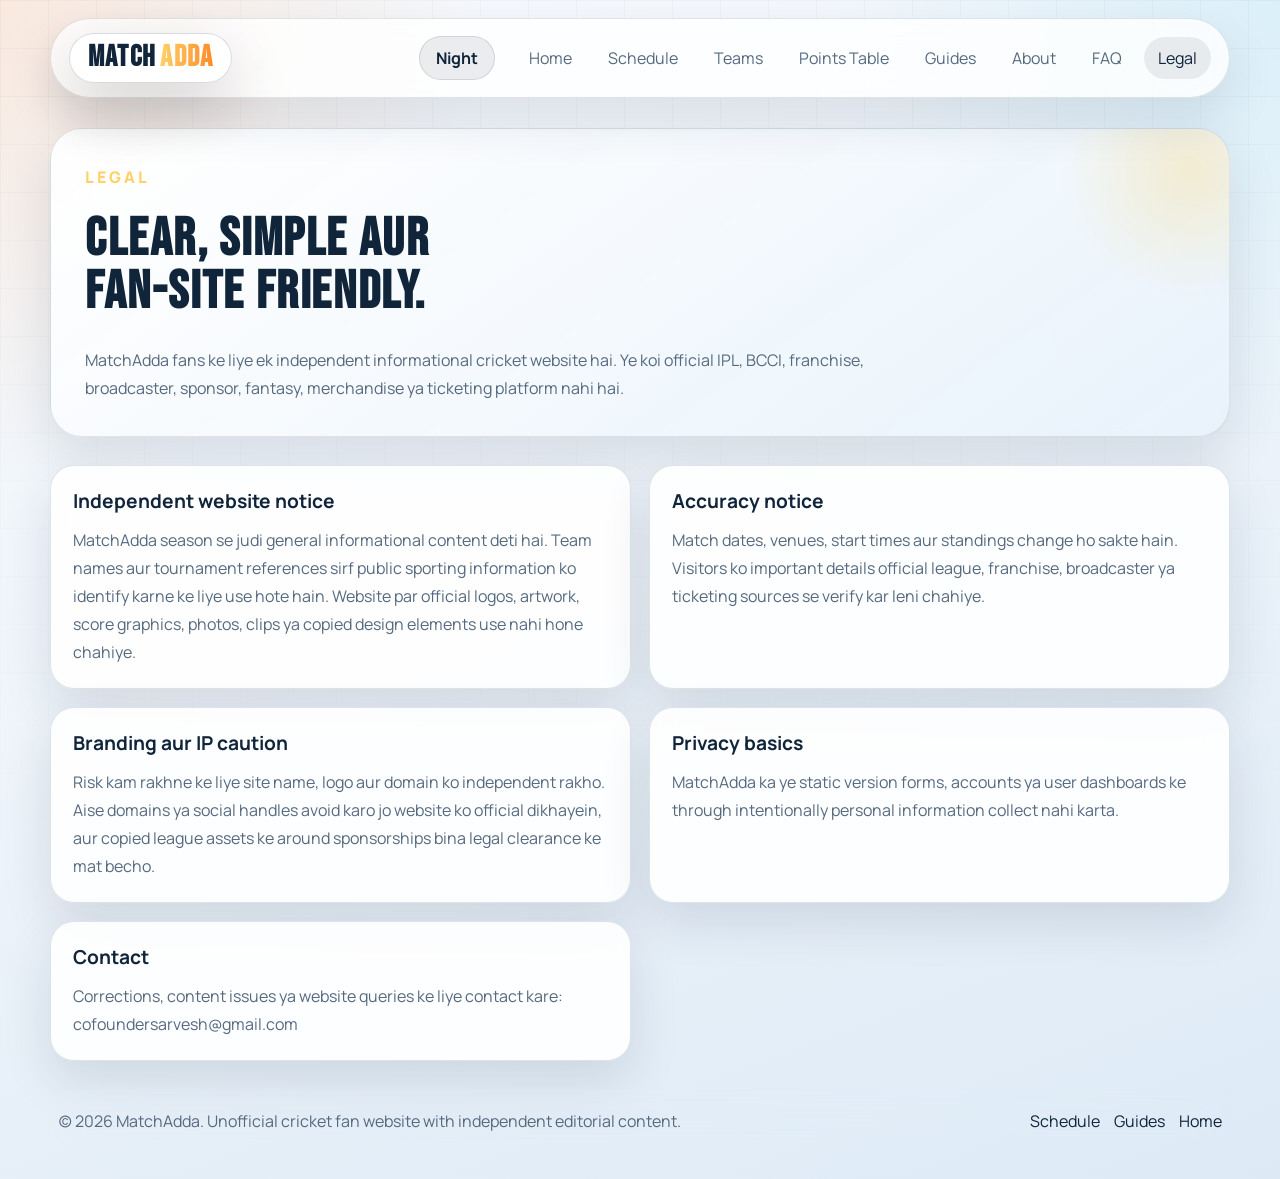
<file: legal.html>
<!DOCTYPE html>
<html lang="en">
<head>
  <meta charset="UTF-8">
  <meta name="viewport" content="width=device-width, initial-scale=1.0">
  <title>Legal | MatchAdda</title>
  <meta name="description" content="MatchAdda ka legal page jahan independent status, informational use, IP caution aur privacy basics simple Hinglish me diye gaye hain.">
  <meta property="og:title" content="Legal | MatchAdda">
  <meta property="og:description" content="MatchAdda ka independent fan-site notice, accuracy notes aur privacy basics yahan padho.">
  <meta property="og:type" content="website">
  <meta property="og:image" content="social-preview.svg">
  <meta name="twitter:card" content="summary_large_image">
  <meta name="twitter:title" content="Legal | MatchAdda">
  <meta name="twitter:description" content="MatchAdda ka independent fan-site notice, accuracy notes aur privacy basics yahan padho.">
  <meta name="twitter:image" content="social-preview.svg">
  <link rel="icon" href="favicon.svg" type="image/svg+xml">
  <link rel="manifest" href="manifest.json">
  <meta name="theme-color" content="#ff7a18">
  <meta name="apple-mobile-web-app-capable" content="yes">
  <meta name="apple-mobile-web-app-status-bar-style" content="black-translucent">
  <meta name="apple-mobile-web-app-title" content="MatchAdda">
  <link rel="apple-touch-icon" href="matchadda.png">
  <link rel="preconnect" href="https://fonts.googleapis.com">
  <link rel="preconnect" href="https://fonts.gstatic.com" crossorigin>
  <link href="https://fonts.googleapis.com/css2?family=Bebas+Neue&family=Manrope:wght@400;500;700;800&display=swap" rel="stylesheet">
  <link rel="stylesheet" href="style.css">
</head>
<body>
  <div class="page-shell">
    <header class="site-header">
      <a class="brand brand-photo-link" href="index.html" aria-label="Home">
        <span class="brand-title"><span class="brand-primary">Match</span><span class="brand-accent">Adda</span></span>
      </a>
      <button class="nav-toggle" aria-expanded="false" aria-controls="site-nav">Menu</button>
      <nav id="site-nav" class="site-nav">
        <a href="index.html">Home</a>
        <a href="schedule.html">Schedule</a>
        <a href="teams.html">Teams</a>
        <a href="points-table.html">Points Table</a>
        <a href="guides.html">Guides</a>
        <a href="about.html">About</a>
        <a href="faq.html">FAQ</a>
        <a class="active" href="legal.html">Legal</a>
      </nav>
    </header>

    <main class="page-main">
      <section class="page-hero">
        <p class="eyebrow">Legal</p>
        <h1>Clear, simple aur fan-site friendly.</h1>
        <p>
          MatchAdda fans ke liye ek independent informational cricket website hai. Ye koi official IPL,
          BCCI, franchise, broadcaster, sponsor, fantasy, merchandise ya ticketing platform nahi hai.
        </p>
      </section>

      <section class="section">
        <div class="legal-stack">
          <article class="glass-panel">
            <h3>Independent website notice</h3>
            <p>
              MatchAdda season se judi general informational content deti hai. Team names aur tournament references sirf public sporting information ko identify karne ke liye use hote hain.
              Website par official logos, artwork, score graphics, photos, clips ya copied design elements use nahi hone chahiye.
            </p>
          </article>
          <article class="glass-panel">
            <h3>Accuracy notice</h3>
            <p>
              Match dates, venues, start times aur standings change ho sakte hain. Visitors ko important details official league, franchise, broadcaster ya ticketing sources se verify kar leni chahiye.
            </p>
          </article>
          <article class="glass-panel">
            <h3>Branding aur IP caution</h3>
            <p>
              Risk kam rakhne ke liye site name, logo aur domain ko independent rakho. Aise domains ya social handles avoid karo jo website ko official dikhayein, aur copied league assets ke around sponsorships bina legal clearance ke mat becho.
            </p>
          </article>
          <article class="glass-panel">
            <h3>Privacy basics</h3>
            <p>
              MatchAdda ka ye static version forms, accounts ya user dashboards ke through intentionally personal information collect nahi karta.
            </p>
          </article>
          <article class="glass-panel">
            <h3>Contact</h3>
            <p>
              Corrections, content issues ya website queries ke liye contact kare:
              cofoundersarvesh@gmail.com
            </p>
          </article>
        </div>
      </section>
    </main>

    <footer class="site-footer">
      <p>(c) 2026 MatchAdda. Unofficial cricket fan website with independent editorial content.</p>
      <div>
        <a href="schedule.html">Schedule</a>
        <a href="guides.html">Guides</a>
        <a href="index.html">Home</a>
      </div>
    </footer>
  </div>

  <script src="main.js"></script>
</body>
</html>
</file>
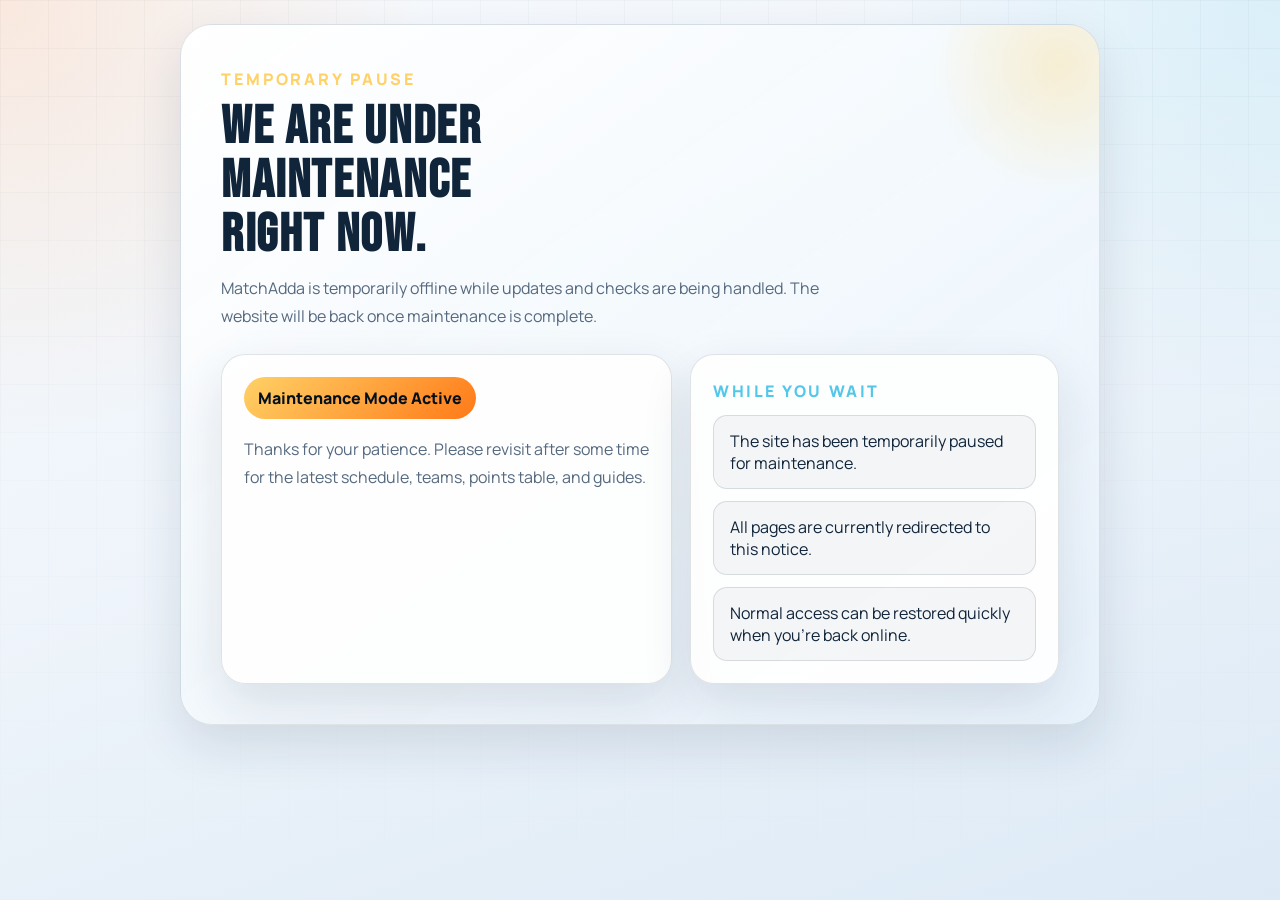
<file: maintenance.html>
<!DOCTYPE html>
<html lang="en">
<head>
  <meta charset="UTF-8">
  <meta name="viewport" content="width=device-width, initial-scale=1.0">
  <title>MatchAdda | Maintenance Mode</title>
  <meta name="description" content="MatchAdda is temporarily unavailable while updates and maintenance are in progress.">
  <meta name="robots" content="noindex, nofollow">
  <meta property="og:title" content="MatchAdda | Maintenance Mode">
  <meta property="og:description" content="The website is temporarily under maintenance. Please check back soon.">
  <meta property="og:type" content="website">
  <meta property="og:image" content="social-preview.svg">
  <link rel="icon" href="favicon.svg" type="image/svg+xml">
  <link rel="manifest" href="manifest.json">
  <meta name="theme-color" content="#ff7a18">
  <meta name="apple-mobile-web-app-capable" content="yes">
  <meta name="apple-mobile-web-app-status-bar-style" content="black-translucent">
  <meta name="apple-mobile-web-app-title" content="MatchAdda">
  <link rel="apple-touch-icon" href="matchadda.png">
  <link rel="preconnect" href="https://fonts.googleapis.com">
  <link rel="preconnect" href="https://fonts.gstatic.com" crossorigin>
  <link href="https://fonts.googleapis.com/css2?family=Bebas+Neue&family=Manrope:wght@400;500;700;800&display=swap" rel="stylesheet">
  <link rel="stylesheet" href="style.css">
</head>
<body data-page="maintenance">
  <div class="maintenance-shell">
    <main class="page-hero maintenance-screen">
      <div class="maintenance-copy">
        <p class="eyebrow">Temporary Pause</p>
        <h1>We are under maintenance right now.</h1>
        <p>
          MatchAdda is temporarily offline while updates and checks are being handled.
          The website will be back once maintenance is complete.
        </p>
      </div>

      <div class="maintenance-grid">
        <section class="maintenance-card">
          <span class="maintenance-note">Maintenance Mode Active</span>
          <p style="margin-top: 16px;">
            Thanks for your patience. Please revisit after some time for the latest schedule,
            teams, points table, and guides.
          </p>
        </section>

        <section class="maintenance-card">
          <p class="card-label">While You Wait</p>
          <ul class="maintenance-list">
            <li>The site has been temporarily paused for maintenance.</li>
            <li>All pages are currently redirected to this notice.</li>
            <li>Normal access can be restored quickly when you're back online.</li>
          </ul>
        </section>
      </div>
    </main>
  </div>

  <script src="main.js"></script>
</body>
</html>
</file>
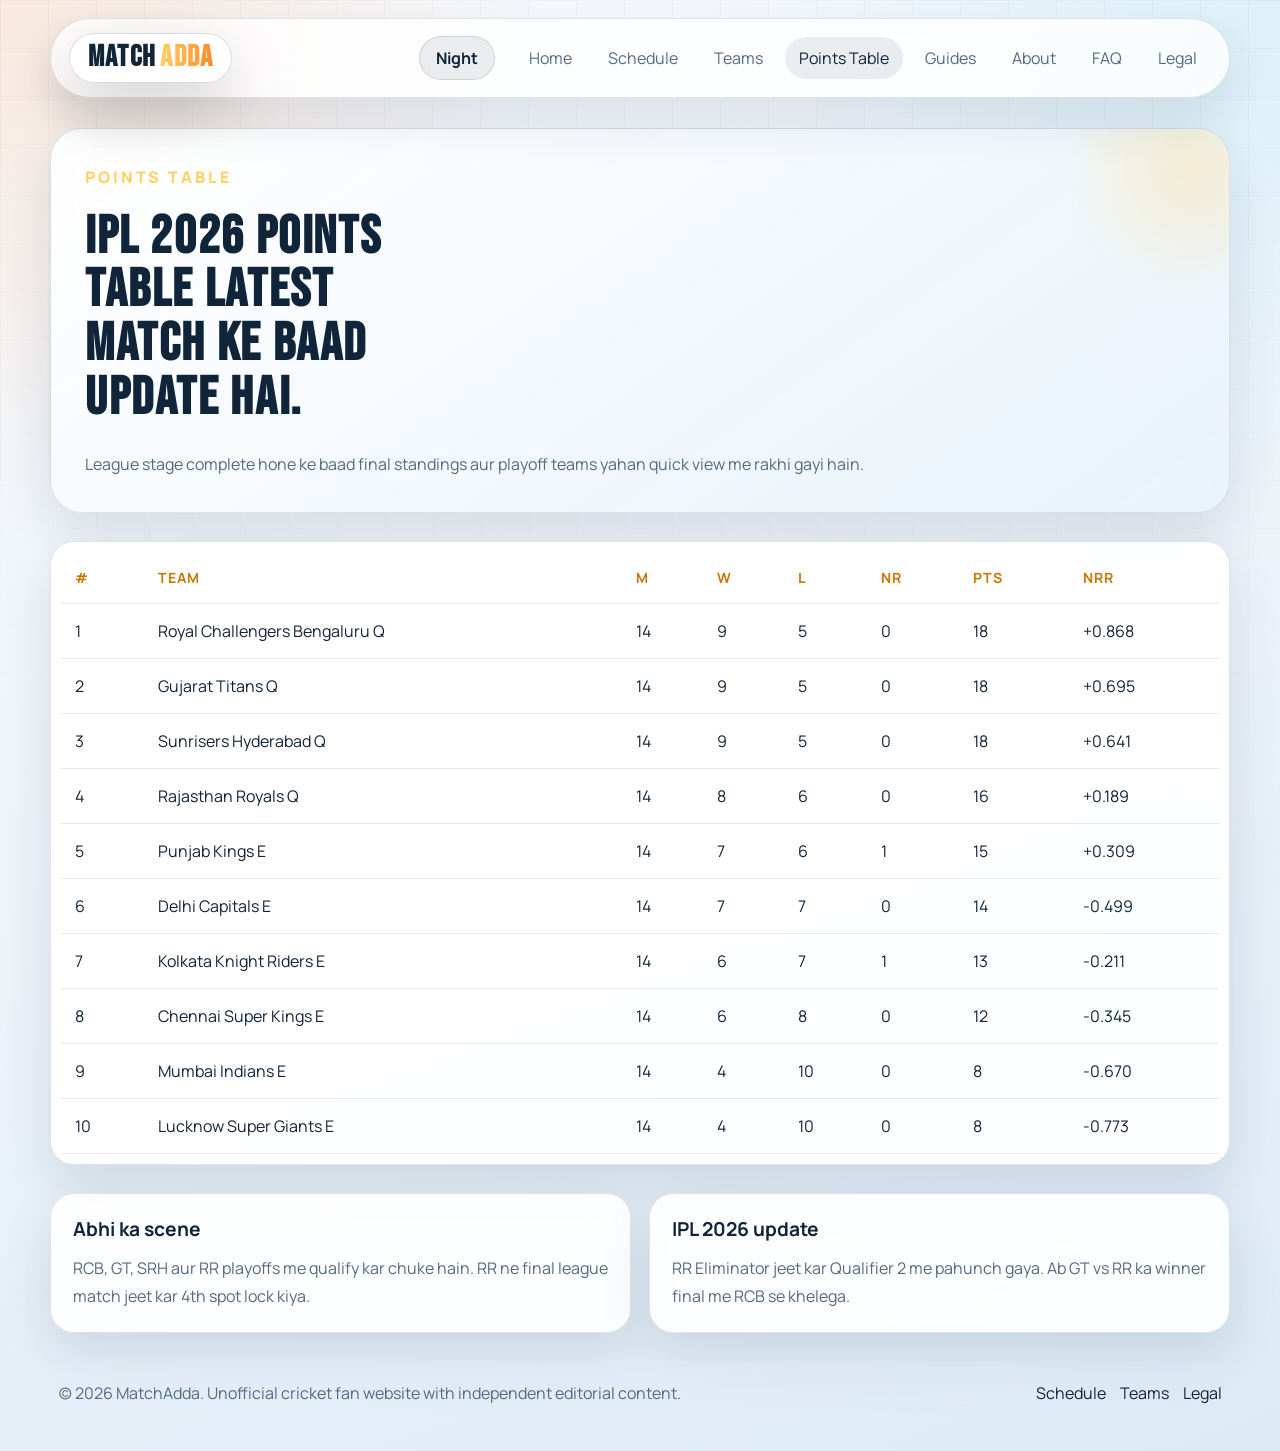
<file: points-table.html>
<!DOCTYPE html>
<html lang="en">
<head>
  <meta charset="UTF-8">
  <meta name="viewport" content="width=device-width, initial-scale=1.0">
  <title>Points Table | MatchAdda</title>
  <meta name="description" content="MatchAdda ka Hinglish points table page jahan IPL 2026 standings, points aur NRR simple format me samajh aata hai.">
  <meta property="og:title" content="Points Table | MatchAdda">
  <meta property="og:description" content="MatchAdda par IPL 2026 points table ko clean aur easy format me track karo.">
  <meta property="og:type" content="website">
  <meta property="og:image" content="social-preview.svg">
  <meta name="twitter:card" content="summary_large_image">
  <meta name="twitter:title" content="Points Table | MatchAdda">
  <meta name="twitter:description" content="MatchAdda par IPL 2026 points table ko clean aur easy format me track karo.">
  <meta name="twitter:image" content="social-preview.svg">
  <link rel="icon" href="favicon.svg" type="image/svg+xml">
  <link rel="manifest" href="manifest.json">
  <meta name="theme-color" content="#ff7a18">
  <meta name="apple-mobile-web-app-capable" content="yes">
  <meta name="apple-mobile-web-app-status-bar-style" content="black-translucent">
  <meta name="apple-mobile-web-app-title" content="MatchAdda">
  <link rel="apple-touch-icon" href="matchadda.png">
  <link rel="preconnect" href="https://fonts.googleapis.com">
  <link rel="preconnect" href="https://fonts.gstatic.com" crossorigin>
  <link href="https://fonts.googleapis.com/css2?family=Bebas+Neue&family=Manrope:wght@400;500;700;800&display=swap" rel="stylesheet">
  <link rel="stylesheet" href="style.css">
</head>
<body>
  <div class="page-shell">
    <header class="site-header">
      <a class="brand brand-photo-link" href="index.html" aria-label="Home">
        <span class="brand-title"><span class="brand-primary">Match</span><span class="brand-accent">Adda</span></span>
      </a>
      <button class="nav-toggle" aria-expanded="false" aria-controls="site-nav">Menu</button>
      <nav id="site-nav" class="site-nav">
        <a href="index.html">Home</a>
        <a href="schedule.html">Schedule</a>
        <a href="teams.html">Teams</a>
        <a class="active" href="points-table.html">Points Table</a>
        <a href="guides.html">Guides</a>
        <a href="about.html">About</a>
        <a href="faq.html">FAQ</a>
        <a href="legal.html">Legal</a>
      </nav>
    </header>

    <main class="page-main">
      <section class="page-hero compact-hero">
        <p class="eyebrow">Points Table</p>
        <h1>IPL 2026 points table latest match ke baad update hai.</h1>
        <p>League stage complete hone ke baad final standings aur playoff teams yahan quick view me rakhi gayi hain.</p>
      </section>

      <section class="section">
        <div class="table-wrap">
          <table>
            <thead>
              <tr>
                <th>#</th>
                <th>Team</th>
                <th>M</th>
                <th>W</th>
                <th>L</th>
                <th>NR</th>
                <th>Pts</th>
                <th>NRR</th>
              </tr>
            </thead>
            <tbody>
              <tr><td>1</td><td>Royal Challengers Bengaluru   Q</td><td>14</td><td>9</td><td>5</td><td>0</td><td>18</td><td>+0.868</td></tr>
              <tr><td>2</td><td>Gujarat Titans   Q</td><td>14</td><td>9</td><td>5</td><td>0</td><td>18</td><td>+0.695</td></tr>
              <tr><td>3</td><td>Sunrisers Hyderabad   Q</td><td>14</td><td>9</td><td>5</td><td>0</td><td>18</td><td>+0.641</td></tr>
              <tr><td>4</td><td>Rajasthan Royals   Q</td><td>14</td><td>8</td><td>6</td><td>0</td><td>16</td><td>+0.189</td></tr>
              <tr><td>5</td><td>Punjab Kings   E</td><td>14</td><td>7</td><td>6</td><td>1</td><td>15</td><td>+0.309</td></tr>
              <tr><td>6</td><td>Delhi Capitals   E</td><td>14</td><td>7</td><td>7</td><td>0</td><td>14</td><td>-0.499</td></tr>
              <tr><td>7</td><td>Kolkata Knight Riders   E</td><td>14</td><td>6</td><td>7</td><td>1</td><td>13</td><td>-0.211</td></tr>
              <tr><td>8</td><td>Chennai Super Kings   E</td><td>14</td><td>6</td><td>8</td><td>0</td><td>12</td><td>-0.345</td></tr>
              <tr><td>9</td><td>Mumbai Indians   E</td><td>14</td><td>4</td><td>10</td><td>0</td><td>8</td><td>-0.670</td></tr>
              <tr><td>10</td><td>Lucknow Super Giants   E</td><td>14</td><td>4</td><td>10</td><td>0</td><td>8</td><td>-0.773</td></tr>
            </tbody>
          </table>
        </div>
      </section>

      <section class="section">
        <div class="card-grid two-up">
          <article class="info-card">
            <h3>Abhi ka scene</h3>
            <p>RCB, GT, SRH aur RR playoffs me qualify kar chuke hain. RR ne final league match jeet kar 4th spot lock kiya.</p>
          </article>
          <article class="info-card">
            <h3>IPL 2026 update</h3>
            <p>RR Eliminator jeet kar Qualifier 2 me pahunch gaya. Ab GT vs RR ka winner final me RCB se khelega.</p>
          </article>
        </div>
      </section>
    </main>

    <footer class="site-footer">
      <p>(c) 2026 MatchAdda. Unofficial cricket fan website with independent editorial content.</p>
      <div>
        <a href="schedule.html">Schedule</a>
        <a href="teams.html">Teams</a>
        <a href="legal.html">Legal</a>
      </div>
    </footer>
  </div>

  <script src="main.js"></script>
</body>
</html>
</file>
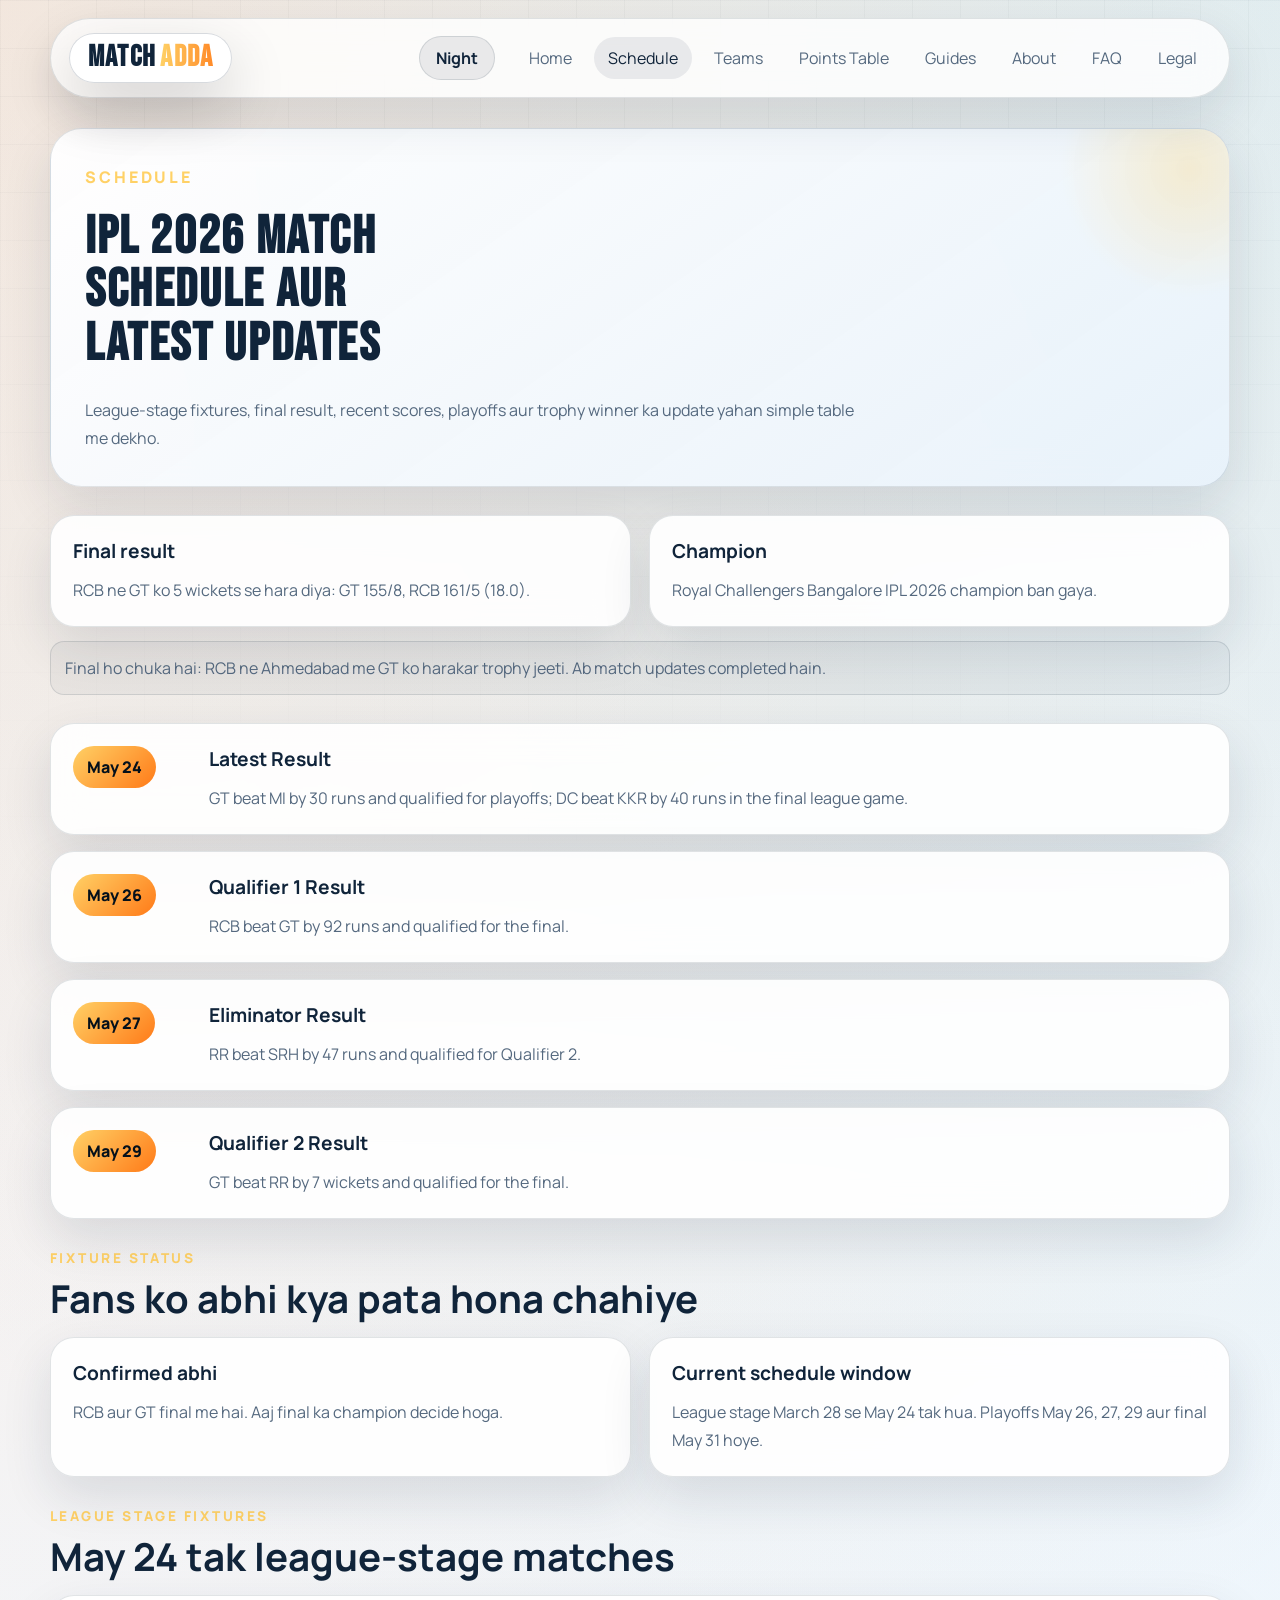
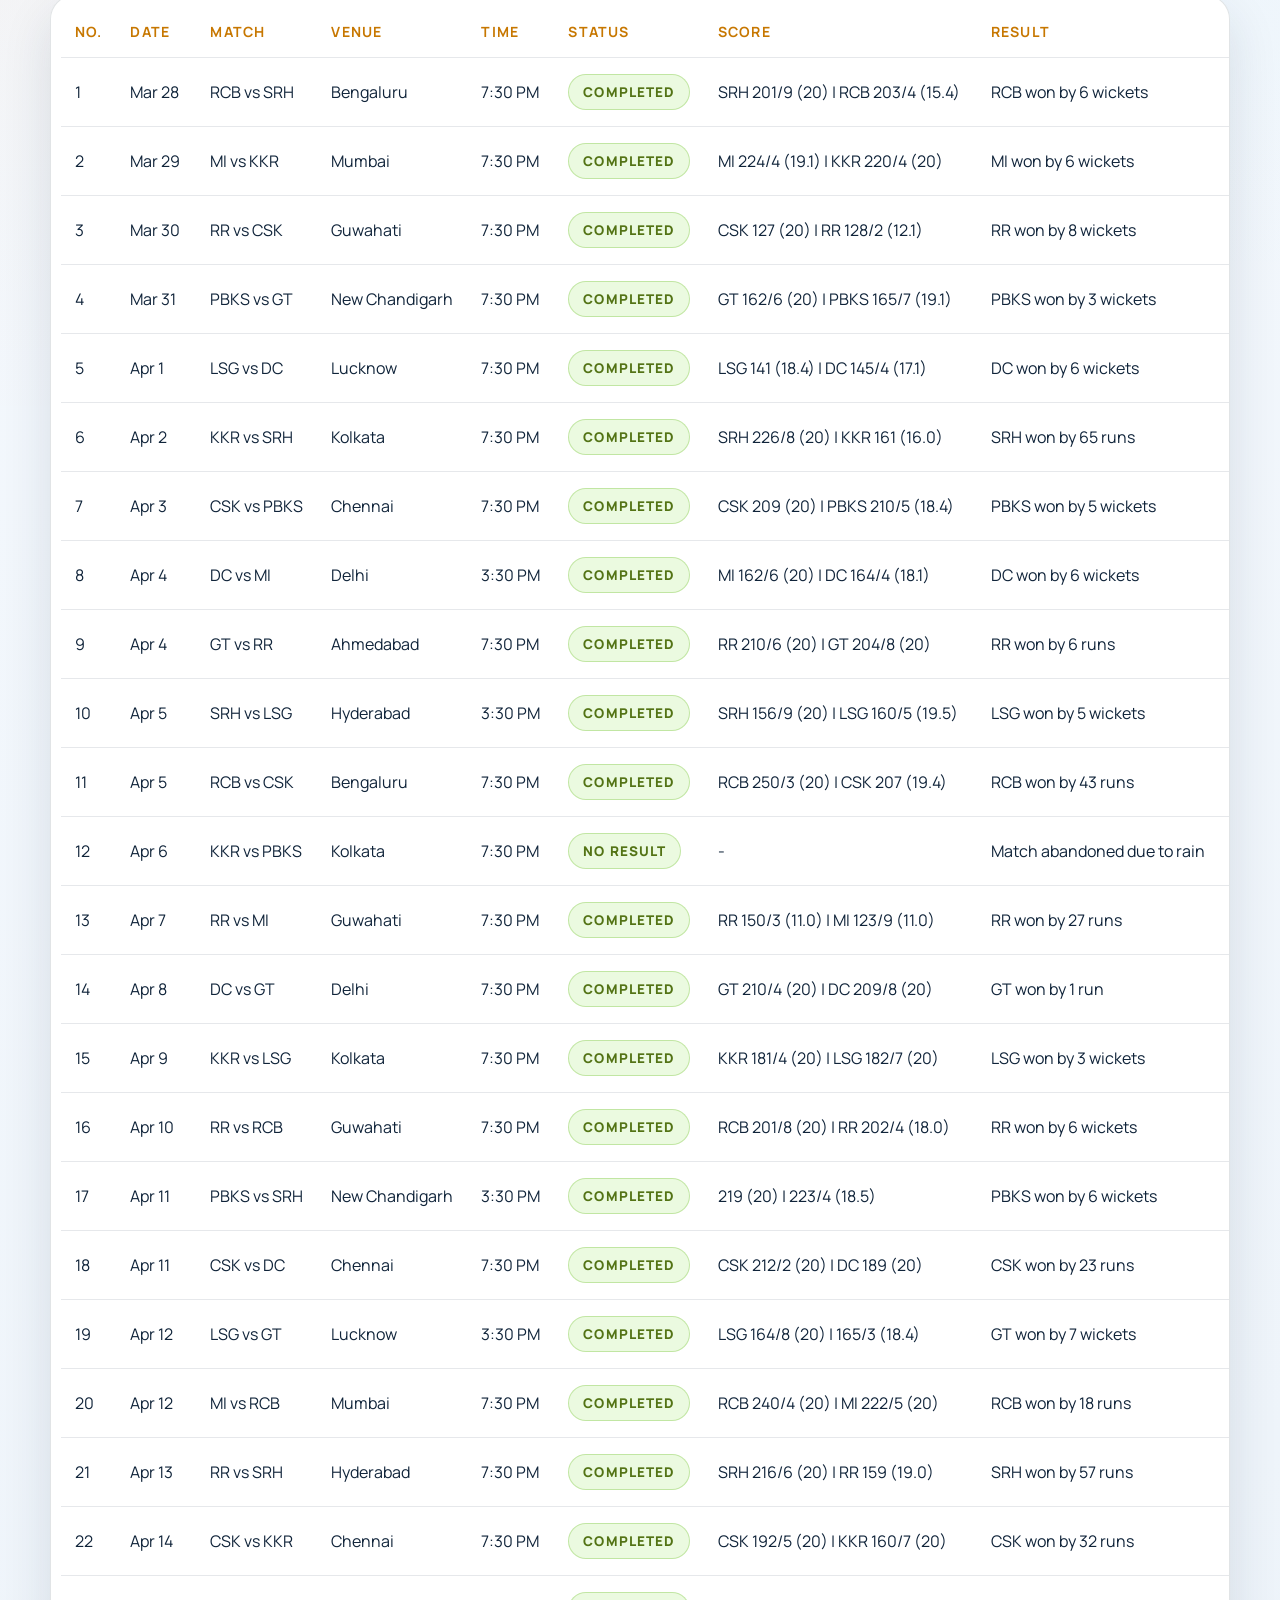
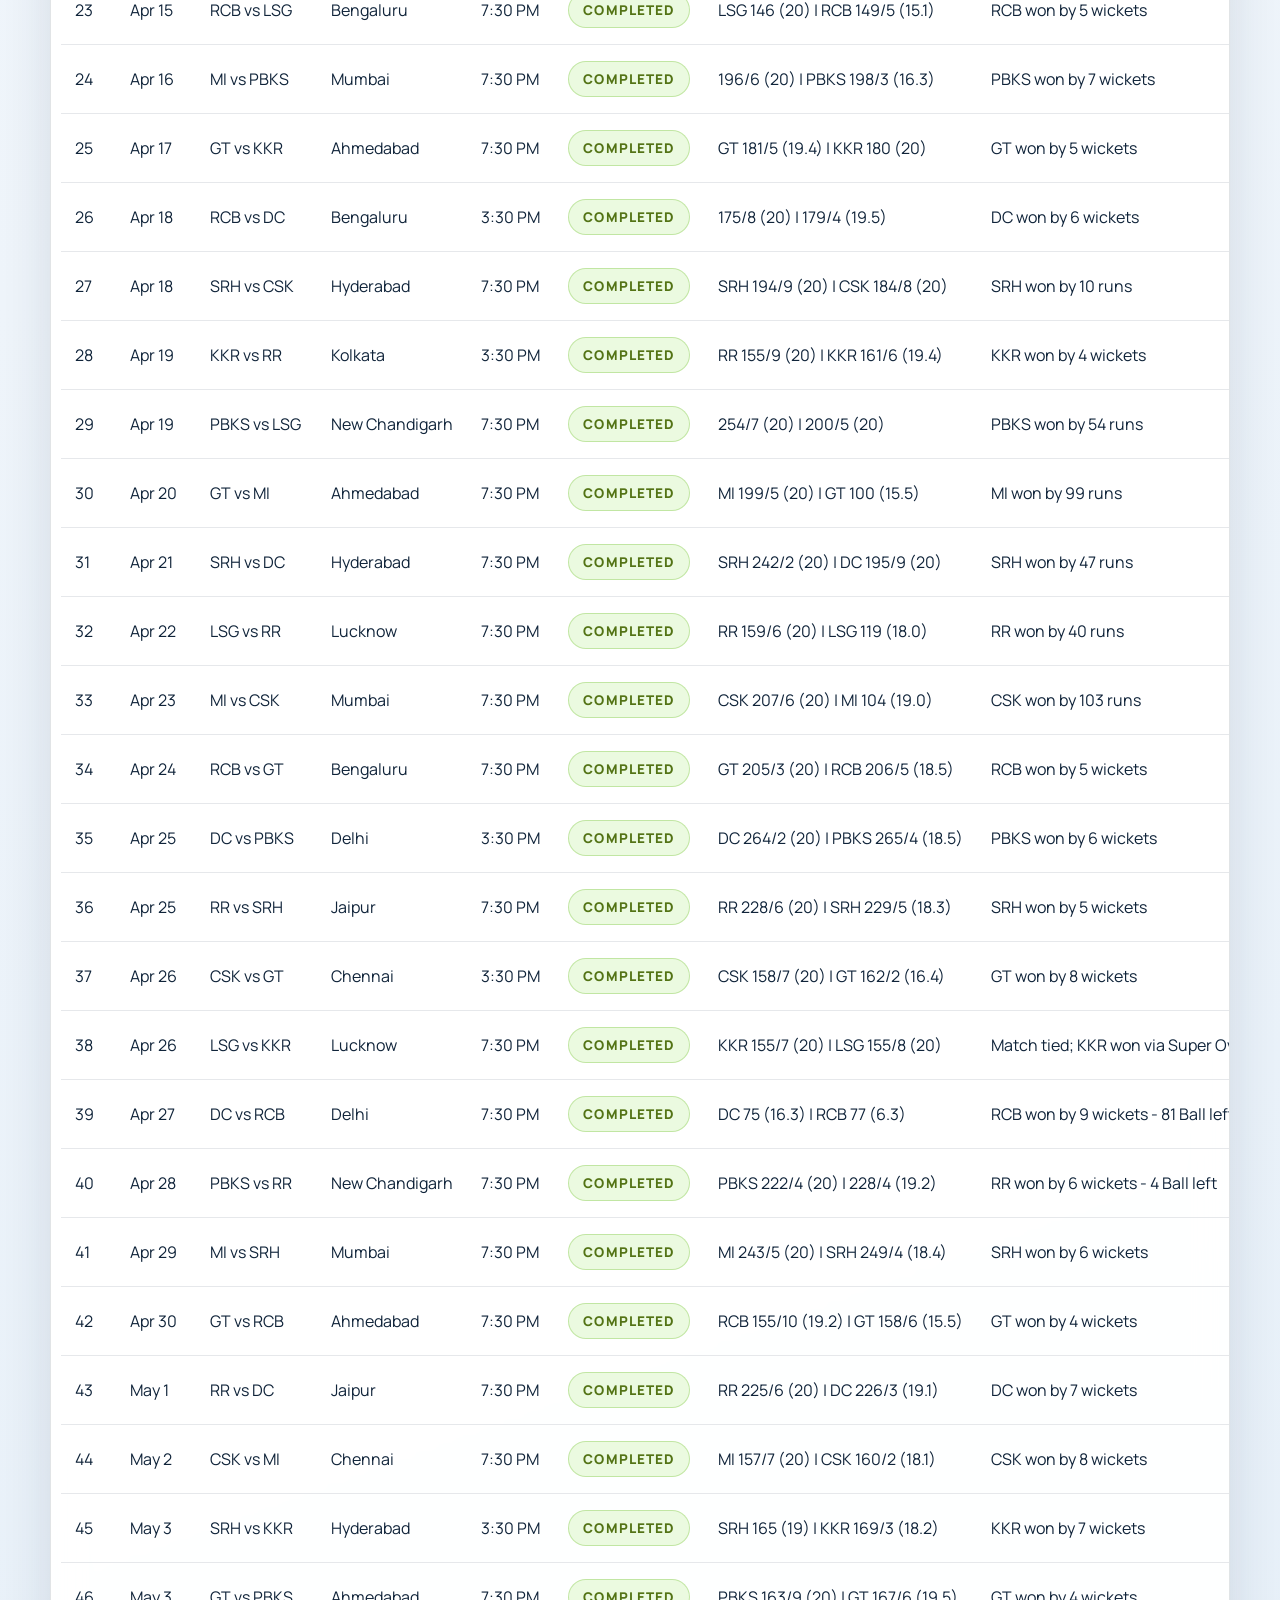
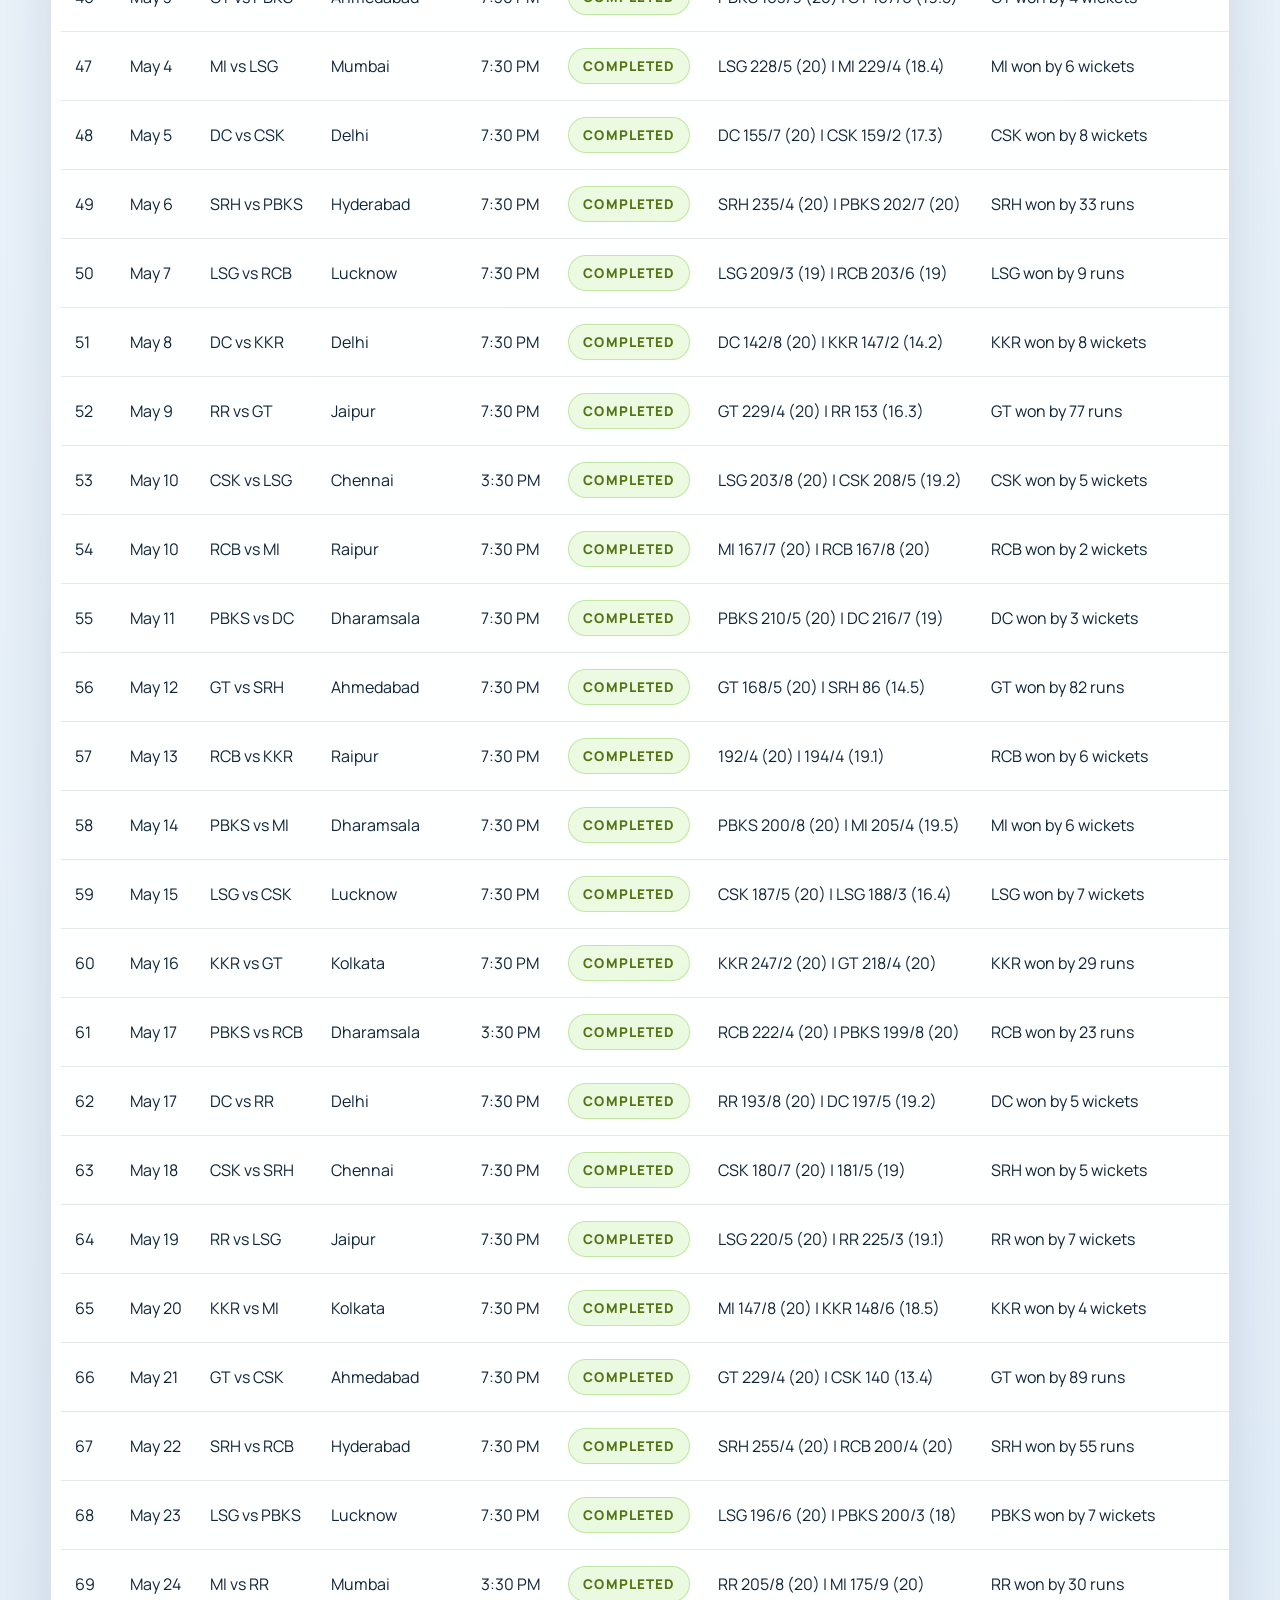
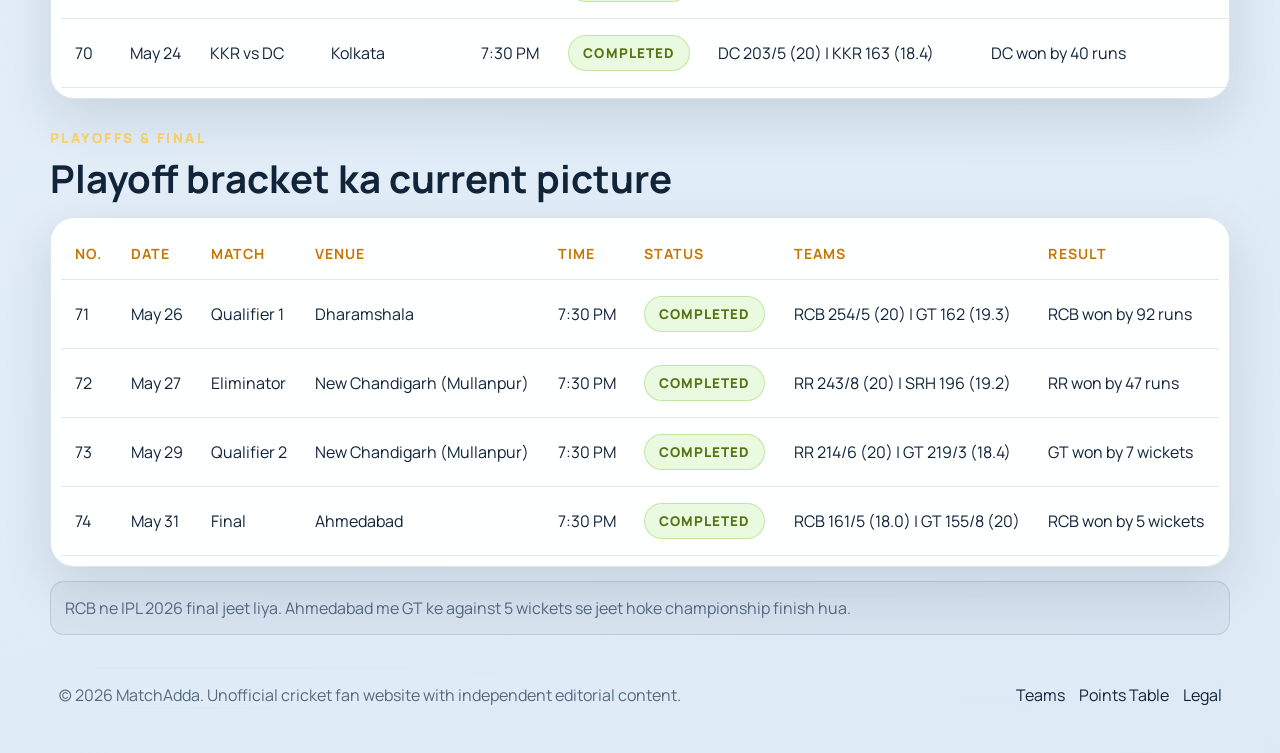
<file: schedule.html>
<!DOCTYPE html>
<html lang="en">
<head>
  <meta charset="UTF-8">
  <meta name="viewport" content="width=device-width, initial-scale=1.0">
  <title>Schedule | MatchAdda</title>
  <meta name="description" content="MatchAdda ka Hinglish schedule page jahan IPL 2026 ke fixtures, status, score notes aur result-ready rows simple tarike se milte hain.">
  <meta property="og:title" content="Schedule | MatchAdda">
  <meta property="og:description" content="IPL 2026 ke fixtures, status, score notes aur result-ready rows MatchAdda par dekho.">
  <meta property="og:type" content="website">
  <meta property="og:image" content="social-preview.svg">
  <meta name="twitter:card" content="summary_large_image">
  <meta name="twitter:title" content="Schedule | MatchAdda">
  <meta name="twitter:description" content="IPL 2026 ke fixtures, status, score notes aur result-ready rows MatchAdda par dekho.">
  <meta name="twitter:image" content="social-preview.svg">
  <link rel="icon" href="favicon.svg" type="image/svg+xml">
  <link rel="manifest" href="manifest.json">
  <meta name="theme-color" content="#ff7a18">
  <meta name="apple-mobile-web-app-capable" content="yes">
  <meta name="apple-mobile-web-app-status-bar-style" content="black-translucent">
  <meta name="apple-mobile-web-app-title" content="MatchAdda">
  <link rel="apple-touch-icon" href="matchadda.png">
  <link rel="preconnect" href="https://fonts.googleapis.com">
  <link rel="preconnect" href="https://fonts.gstatic.com" crossorigin>
  <link href="https://fonts.googleapis.com/css2?family=Bebas+Neue&family=Manrope:wght@400;500;700;800&display=swap" rel="stylesheet">
  <link rel="stylesheet" href="style.css">
</head>
<body>
  <div class="page-shell">
    <header class="site-header">
      <a class="brand brand-photo-link" href="index.html" aria-label="Home">
        <span class="brand-title"><span class="brand-primary">Match</span><span class="brand-accent">Adda</span></span>
      </a>
      <button class="nav-toggle" aria-expanded="false" aria-controls="site-nav">Menu</button>
      <nav id="site-nav" class="site-nav">
        <a href="index.html">Home</a>
        <a class="active" href="schedule.html">Schedule</a>
        <a href="teams.html">Teams</a>
        <a href="points-table.html">Points Table</a>
        <a href="guides.html">Guides</a>
        <a href="about.html">About</a>
        <a href="faq.html">FAQ</a>
        <a href="legal.html">Legal</a>
      </nav>
    </header>

    <main class="page-main">
      <section class="page-hero compact-hero">
        <p class="eyebrow">Schedule</p>
        <h1>IPL 2026 Match Schedule aur Latest Updates</h1>
        <p>League-stage fixtures, final result, recent scores, playoffs aur trophy winner ka update yahan simple table me dekho.</p>
      </section>

      <section class="section">
        <div class="card-grid two-up">
          <article class="info-card">
            <h3>Final result</h3>
            <p>RCB ne GT ko 5 wickets se hara diya: GT 155/8, RCB 161/5 (18.0).</p>
          </article>
          <article class="info-card">
            <h3>Champion</h3>
            <p>Royal Challengers Bangalore IPL 2026 champion ban gaya.</p>
          </article>
        </div>
        <p class="section-note">Final ho chuka hai: RCB ne Ahmedabad me GT ko harakar trophy jeeti. Ab match updates completed hain.</p>
      </section>

      <section class="section">
        <div class="timeline">
          <article class="timeline-item">
            <span class="timeline-date">May 24</span>
            <div>
              <h3>Latest Result</h3>
              <p>GT beat MI by 30 runs and qualified for playoffs; DC beat KKR by 40 runs in the final league game.</p>
            </div>
          </article>
          <article class="timeline-item">
            <span class="timeline-date">May 26</span>
            <div>
              <h3>Qualifier 1 Result</h3>
              <p>RCB beat GT by 92 runs and qualified for the final.</p>
            </div>
          </article>
          <article class="timeline-item">
            <span class="timeline-date">May 27</span>
            <div>
              <h3>Eliminator Result</h3>
              <p>RR beat SRH by 47 runs and qualified for Qualifier 2.</p>
            </div>
          </article>
          <article class="timeline-item">
            <span class="timeline-date">May 29</span>
            <div>
              <h3>Qualifier 2 Result</h3>
              <p>GT beat RR by 7 wickets and qualified for the final.</p>
            </div>
          </article>
        </div>
      </section>

      <section class="section">
        <div class="section-heading">
          <p class="eyebrow">Fixture Status</p>
          <h2>Fans ko abhi kya pata hona chahiye</h2>
        </div>
        <div class="card-grid two-up">
          <article class="info-card">
            <h3>Confirmed abhi</h3>
            <p>RCB aur GT final me hai. Aaj final ka champion decide hoga.</p>
          </article>
          <article class="info-card">
            <h3>Current schedule window</h3>
            <p>League stage March 28 se May 24 tak hua. Playoffs May 26, 27, 29 aur final May 31 hoye.</p>
          </article>
        </div>
      </section>

      <section class="section">
        <div class="section-heading">
          <p class="eyebrow">League Stage Fixtures</p>
          <h2>May 24 tak league-stage matches</h2>
        </div>
        <div class="table-wrap">
          <table>
            <thead>
              <tr>
                <th>No.</th>
                <th>Date</th>
                <th>Match</th>
                <th>Venue</th>
                <th>Time</th>
                <th>Status</th>
                <th>Score</th>
                <th>Result</th>
              </tr>
            </thead>
            <tbody>
              <tr><td>1</td><td>Mar 28</td><td>RCB vs SRH</td><td>Bengaluru</td><td>7:30 PM</td><td><span class="status-pill status-completed">Completed</span></td><td>SRH 201/9 (20) | RCB 203/4 (15.4)</td><td>RCB won by 6 wickets</td></tr>
              <tr><td>2</td><td>Mar 29</td><td>MI vs KKR</td><td>Mumbai</td><td>7:30 PM</td><td><span class="status-pill status-completed">Completed</span></td><td>MI 224/4 (19.1) | KKR 220/4 (20)</td><td>MI won by 6 wickets</td></tr>
              <tr><td>3</td><td>Mar 30</td><td>RR vs CSK</td><td>Guwahati</td><td>7:30 PM</td><td><span class="status-pill status-completed">Completed</span></td><td>CSK 127 (20) | RR 128/2 (12.1)</td><td>RR won by 8 wickets</td></tr>
              <tr><td>4</td><td>Mar 31</td><td>PBKS vs GT</td><td>New Chandigarh</td><td>7:30 PM</td><td><span class="status-pill status-completed">Completed</span></td><td>GT 162/6 (20) | PBKS 165/7 (19.1)</td><td>PBKS won by 3 wickets</td></tr>
              <tr><td>5</td><td>Apr 1</td><td>LSG vs DC</td><td>Lucknow</td><td>7:30 PM</td><td><span class="status-pill status-completed">Completed</span></td><td>LSG 141 (18.4) | DC 145/4 (17.1)</td><td>DC won by 6 wickets</td></tr>
              <tr><td>6</td><td>Apr 2</td><td>KKR vs SRH</td><td>Kolkata</td><td>7:30 PM</td><td><span class="status-pill status-completed">Completed</span></td><td>SRH 226/8 (20) | KKR 161 (16.0)</td><td>SRH won by 65 runs</td></tr>
              <tr><td>7</td><td>Apr 3</td><td>CSK vs PBKS</td><td>Chennai</td><td>7:30 PM</td><td><span class="status-pill status-completed">Completed</span></td><td>CSK 209 (20) | PBKS 210/5 (18.4)</td><td>PBKS won by 5 wickets</td></tr>
              <tr><td>8</td><td>Apr 4</td><td>DC vs MI</td><td>Delhi</td><td>3:30 PM</td><td><span class="status-pill status-completed">Completed</span></td><td>MI 162/6 (20) | DC 164/4 (18.1)</td><td>DC won by 6 wickets</td></tr>
              <tr><td>9</td><td>Apr 4</td><td>GT vs RR</td><td>Ahmedabad</td><td>7:30 PM</td><td><span class="status-pill status-completed">Completed</span></td><td>RR 210/6 (20) | GT 204/8 (20)</td><td>RR won by 6 runs</td></tr>
              <tr><td>10</td><td>Apr 5</td><td>SRH vs LSG</td><td>Hyderabad</td><td>3:30 PM</td><td><span class="status-pill status-completed">Completed</span></td><td>SRH 156/9 (20) | LSG 160/5 (19.5)</td><td>LSG won by 5 wickets</td></tr>
              <tr><td>11</td><td>Apr 5</td><td>RCB vs CSK</td><td>Bengaluru</td><td>7:30 PM</td><td><span class="status-pill status-completed">Completed</span></td><td>RCB 250/3 (20) | CSK 207 (19.4)</td><td>RCB won by 43 runs</td></tr>
              <tr><td>12</td><td>Apr 6</td><td>KKR vs PBKS</td><td>Kolkata</td><td>7:30 PM</td><td><span class="status-pill status-completed">No Result</span></td><td>-</td><td>Match abandoned due to rain</td></tr>
              <tr><td>13</td><td>Apr 7</td><td>RR vs MI</td><td>Guwahati</td><td>7:30 PM</td><td><span class="status-pill status-completed">Completed</span></td><td>RR 150/3 (11.0) | MI 123/9 (11.0)</td><td>RR won by 27 runs</td></tr>
              <tr><td>14</td><td>Apr 8</td><td>DC vs GT</td><td>Delhi</td><td>7:30 PM</td><td><span class="status-pill status-completed">Completed</span></td><td>GT 210/4 (20) | DC 209/8 (20)</td><td>GT won by 1 run</td></tr>
              <tr><td>15</td><td>Apr 9</td><td>KKR vs LSG</td><td>Kolkata</td><td>7:30 PM</td><td><span class="status-pill status-completed">Completed</span></td><td>KKR 181/4 (20) | LSG 182/7 (20)</td><td>LSG won by 3 wickets</td></tr>
              <tr><td>16</td><td>Apr 10</td><td>RR vs RCB</td><td>Guwahati</td><td>7:30 PM</td><td><span class="status-pill status-completed">Completed</span></td><td>RCB 201/8 (20) | RR 202/4 (18.0) </td><td>RR won by 6 wickets</td></tr>
              <tr><td>17</td><td>Apr 11</td><td>PBKS vs SRH</td><td>New Chandigarh</td><td>3:30 PM</td><td><span class="status-pill status-completed">Completed</span></td><td>219 (20) | 223/4 (18.5)</td><td>PBKS won by 6 wickets</td></tr>
              <tr><td>18</td><td>Apr 11</td><td>CSK vs DC</td><td>Chennai</td><td>7:30 PM</td><td><span class="status-pill status-completed">Completed</span></td><td>CSK 212/2 (20) | DC 189 (20)</td><td>CSK won by 23 runs</td></tr>
              <tr><td>19</td><td>Apr 12</td><td>LSG vs GT</td><td>Lucknow</td><td>3:30 PM</td><td><span class="status-pill status-completed">Completed</span></td><td>LSG 164/8 (20) | 165/3 (18.4)</td><td>GT won by 7 wickets</td></tr>
              <tr><td>20</td><td>Apr 12</td><td>MI vs RCB</td><td>Mumbai</td><td>7:30 PM</td><td><span class="status-pill status-completed">Completed</span></td><td>RCB 240/4 (20) | MI 222/5 (20)</td><td>RCB won by 18 runs</td></tr>
              <tr><td>21</td><td>Apr 13</td><td>RR vs SRH</td><td>Hyderabad</td><td>7:30 PM</td><td><span class="status-pill status-completed">Completed</span></td><td>SRH 216/6 (20) | RR 159 (19.0)</td><td>SRH won by 57 runs</td></tr>
              <tr><td>22</td><td>Apr 14</td><td>CSK vs KKR</td><td>Chennai</td><td>7:30 PM</td><td><span class="status-pill status-completed">Completed</span></td><td>CSK 192/5 (20) | KKR 160/7 (20)</td><td>CSK won by 32 runs</td></tr>
              <tr><td>23</td><td>Apr 15</td><td>RCB vs LSG</td><td>Bengaluru</td><td>7:30 PM</td><td><span class="status-pill status-completed">completed</span></td><td>LSG 146 (20) | RCB 149/5 (15.1)</td><td>RCB won by 5 wickets</td></tr>
              <tr><td>24</td><td>Apr 16</td><td>MI vs PBKS</td><td>Mumbai</td><td>7:30 PM</td><td><span class="status-pill status-completed">Completed</span></td><td>196/6 (20) | PBKS 198/3 (16.3)</td><td>PBKS won by 7 wickets</td></tr>
              <tr><td>25</td><td>Apr 17</td><td>GT vs KKR</td><td>Ahmedabad</td><td>7:30 PM</td><td><span class="status-pill status-completed">Completed</span></td><td>GT 181/5 (19.4) | KKR 180 (20)</td><td>GT won by 5 wickets</td></tr>
              <tr><td>26</td><td>Apr 18</td><td>RCB vs DC</td><td>Bengaluru</td><td>3:30 PM</td><td><span class="status-pill status-completed">completed</span></td><td>175/8 (20) | 179/4 (19.5)</td><td>DC won by 6 wickets</td></tr>
              <tr><td>27</td><td>Apr 18</td><td>SRH vs CSK</td><td>Hyderabad</td><td>7:30 PM</td><td><span class="status-pill status-completed">completed</span></td><td>SRH 194/9 (20) | CSK 184/8 (20)</td><td>SRH won by 10 runs</td></tr>
              <tr><td>28</td><td>Apr 19</td><td>KKR vs RR</td><td>Kolkata</td><td>3:30 PM</td><td><span class="status-pill status-completed">completed</span></td><td>RR 155/9 (20) | KKR 161/6 (19.4)</td><td>KKR won by 4 wickets</td></tr>
              <tr><td>29</td><td>Apr 19</td><td>PBKS vs LSG</td><td>New Chandigarh</td><td>7:30 PM</td><td><span class="status-pill status-completed">completed</span></td><td>254/7 (20) | 200/5 (20)</td><td>PBKS won by 54 runs</td></tr>
              <tr><td>30</td><td>Apr 20</td><td>GT vs MI</td><td>Ahmedabad</td><td>7:30 PM</td><td><span class="status-pill status-completed">completed</span></td><td>MI 199/5 (20) | GT 100 (15.5)</td><td>MI won by 99 runs</td></tr>
              <tr><td>31</td><td>Apr 21</td><td>SRH vs DC</td><td>Hyderabad</td><td>7:30 PM</td><td><span class="status-pill status-completed">Completed</span></td><td>SRH 242/2 (20) | DC 195/9 (20)</td><td>SRH won by 47 runs</td></tr>
              <tr><td>32</td><td>Apr 22</td><td>LSG vs RR</td><td>Lucknow</td><td>7:30 PM</td><td><span class="status-pill status-completed">Completed</span></td><td>RR 159/6 (20) | LSG 119 (18.0)</td><td>RR won by 40 runs</td></tr>
              <tr><td>33</td><td>Apr 23</td><td>MI vs CSK</td><td>Mumbai</td><td>7:30 PM</td><td><span class="status-pill status-completed">Completed</span></td><td>CSK 207/6 (20) | MI 104 (19.0)</td><td>CSK won by 103 runs</td></tr>
              <tr><td>34</td><td>Apr 24</td><td>RCB vs GT</td><td>Bengaluru</td><td>7:30 PM</td><td><span class="status-pill status-completed">Completed</span></td><td>GT 205/3 (20) | RCB 206/5 (18.5)</td><td>RCB won by 5 wickets</td></tr>
              <tr><td>35</td><td>Apr 25</td><td>DC vs PBKS</td><td>Delhi</td><td>3:30 PM</td><td><span class="status-pill status-completed">Completed</span></td><td>DC 264/2 (20) | PBKS 265/4 (18.5)</td><td>PBKS won by 6 wickets</td></tr>
              <tr><td>36</td><td>Apr 25</td><td>RR vs SRH</td><td>Jaipur</td><td>7:30 PM</td><td><span class="status-pill status-completed">Completed</span></td><td>RR 228/6 (20) | SRH 229/5 (18.3)</td><td>SRH won by 5 wickets</td></tr>
              <tr><td>37</td><td>Apr 26</td><td>CSK vs GT</td><td>Chennai</td><td>3:30 PM</td><td><span class="status-pill status-completed">Completed</span></td><td>CSK 158/7 (20) | GT 162/2 (16.4)</td><td>GT won by 8 wickets</td></tr>
              <tr><td>38</td><td>Apr 26</td><td>LSG vs KKR</td><td>Lucknow</td><td>7:30 PM</td><td><span class="status-pill status-completed">Completed</span></td><td>KKR 155/7 (20) | LSG 155/8 (20)</td><td>Match tied; KKR won via Super Over</td></tr>
              <tr><td>39</td><td>Apr 27</td><td>DC vs RCB</td><td>Delhi</td><td>7:30 PM</td><td><span class="status-pill status-completed">Completed</span></td><td>DC 75 (16.3) | RCB 77 (6.3)</td><td>RCB won by 9 wickets - 81 Ball left</td></tr>
              <tr><td>40</td><td>Apr 28</td><td>PBKS vs RR</td><td>New Chandigarh</td><td>7:30 PM</td><td><span class="status-pill status-completed">Completed</span></td><td>PBKS 222/4 (20) | 228/4 (19.2)</td><td>RR won by 6 wickets - 4 Ball left</td></tr>
              <tr><td>41</td><td>Apr 29</td><td>MI vs SRH</td><td>Mumbai</td><td>7:30 PM</td><td><span class="status-pill status-completed">Completed</span></td><td>MI 243/5 (20) | SRH 249/4 (18.4) </td><td>SRH won by 6 wickets</td></tr>
              <tr><td>42</td><td>Apr 30</td><td>GT vs RCB</td><td>Ahmedabad</td><td>7:30 PM</td><td><span class="status-pill status-completed">completed</span></td><td>RCB 155/10 (19.2) | GT 158/6 (15.5) </td><td>GT won by 4 wickets</td></tr>
              <tr><td>43</td><td>May 1</td><td>RR vs DC</td><td>Jaipur</td><td>7:30 PM</td><td><span class="status-pill status-completed">Completed</span></td><td>RR 225/6 (20) | DC 226/3 (19.1)</td><td>DC won by 7 wickets</td></tr>
              <tr><td>44</td><td>May 2</td><td>CSK vs MI</td><td>Chennai</td><td>7:30 PM</td><td><span class="status-pill status-completed">Completed</span></td><td>MI 157/7 (20) | CSK 160/2 (18.1)</td><td>CSK won by 8 wickets</td></tr>
              <tr><td>45</td><td>May 3</td><td>SRH vs KKR</td><td>Hyderabad</td><td>3:30 PM</td><td><span class="status-pill status-completed">Completed</span></td><td>SRH 165 (19) | KKR 169/3 (18.2)</td><td>KKR won by 7 wickets</td></tr>
              <tr><td>46</td><td>May 3</td><td>GT vs PBKS</td><td>Ahmedabad</td><td>7:30 PM</td><td><span class="status-pill status-completed">Completed</span></td><td>PBKS 163/9 (20) | GT 167/6 (19.5)</td><td>GT won by 4 wickets</td></tr>
              <tr><td>47</td><td>May 4</td><td>MI vs LSG</td><td>Mumbai</td><td>7:30 PM</td><td><span class="status-pill status-completed">Completed</span></td><td>LSG 228/5 (20) | MI 229/4 (18.4)</td><td>MI won by 6 wickets</td></tr>
              <tr><td>48</td><td>May 5</td><td>DC vs CSK</td><td>Delhi</td><td>7:30 PM</td><td><span class="status-pill status-completed">Completed</span></td><td>DC 155/7 (20) | CSK 159/2 (17.3) </td><td>CSK won by 8 wickets</td></tr>
              <tr><td>49</td><td>May 6</td><td>SRH vs PBKS</td><td>Hyderabad</td><td>7:30 PM</td><td><span class="status-pill status-completed">Completed</span></td><td>SRH 235/4 (20) | PBKS 202/7 (20)</td><td>SRH won by 33 runs</td></tr>
              <tr><td>50</td><td>May 7</td><td>LSG vs RCB</td><td>Lucknow</td><td>7:30 PM</td><td><span class="status-pill status-completed">Completed</span></td><td>LSG 209/3 (19) | RCB 203/6 (19)</td><td>LSG won by 9 runs</td></tr>
              <tr><td>51</td><td>May 8</td><td>DC vs KKR</td><td>Delhi</td><td>7:30 PM</td><td><span class="status-pill status-completed">Completed</span></td><td>DC 142/8 (20) | KKR 147/2 (14.2)</td><td>KKR won by 8 wickets</td></tr>
              <tr><td>52</td><td>May 9</td><td>RR vs GT</td><td>Jaipur</td><td>7:30 PM</td><td><span class="status-pill status-completed">Completed</span></td><td>GT 229/4 (20) | RR 153 (16.3)</td><td>GT won by 77 runs</td></tr>
              <tr><td>53</td><td>May 10</td><td>CSK vs LSG</td><td>Chennai</td><td>3:30 PM</td><td><span class="status-pill status-completed">Completed</span></td><td>LSG 203/8 (20) | CSK 208/5 (19.2)</td><td>CSK won by 5 wickets</td></tr>
              <tr><td>54</td><td>May 10</td><td>RCB vs MI</td><td>Raipur</td><td>7:30 PM</td><td><span class="status-pill status-completed">completed</span></td><td>MI 167/7 (20) | RCB 167/8 (20)</td><td>RCB won by 2 wickets</td></tr>
              <tr><td>55</td><td>May 11</td><td>PBKS vs DC</td><td>Dharamsala</td><td>7:30 PM</td><td><span class="status-pill status-completed">Completed</span></td><td>PBKS 210/5 (20) | DC 216/7 (19)</td><td>DC won by 3 wickets</td></tr>
              <tr><td>56</td><td>May 12</td><td>GT vs SRH</td><td>Ahmedabad</td><td>7:30 PM</td><td><span class="status-pill status-completed">Completed</span></td><td>GT 168/5 (20) | SRH 86 (14.5)</td><td>GT won by 82 runs</td></tr>
              <tr><td>57</td><td>May 13</td><td>RCB vs KKR</td><td>Raipur</td><td>7:30 PM</td><td><span class="status-pill status-completed">Completed</span></td><td>192/4 (20) | 194/4 (19.1)</td><td>RCB won by 6 wickets</td></tr>
              <tr><td>58</td><td>May 14</td><td>PBKS vs MI</td><td>Dharamsala</td><td>7:30 PM</td><td><span class="status-pill status-completed">completed</span></td><td>PBKS 200/8 (20) | MI 205/4 (19.5)</td><td>MI won by 6 wickets</td></tr>
              <tr><td>59</td><td>May 15</td><td>LSG vs CSK</td><td>Lucknow</td><td>7:30 PM</td><td><span class="status-pill status-completed">Completed</span></td><td>CSK 187/5 (20) | LSG 188/3 (16.4)</td><td>LSG won by 7 wickets</td></tr>
              <tr><td>60</td><td>May 16</td><td>KKR vs GT</td><td>Kolkata</td><td>7:30 PM</td><td><span class="status-pill status-completed">Completed</span></td><td>KKR 247/2 (20) | GT 218/4 (20)</td><td>KKR won by 29 runs</td></tr>
              <tr><td>61</td><td>May 17</td><td>PBKS vs RCB</td><td>Dharamsala</td><td>3:30 PM</td><td><span class="status-pill status-completed">Completed</span></td><td>RCB 222/4 (20) | PBKS 199/8 (20)</td><td>RCB won by 23 runs</td></tr>
              <tr><td>62</td><td>May 17</td><td>DC vs RR</td><td>Delhi</td><td>7:30 PM</td><td><span class="status-pill status-completed">Completed</span></td><td>RR 193/8 (20) | DC 197/5 (19.2)</td><td>DC won by 5 wickets</td></tr>
              <tr><td>63</td><td>May 18</td><td>CSK vs SRH</td><td>Chennai</td><td>7:30 PM</td><td><span class="status-pill status-completed">Completed</span></td><td>CSK 180/7 (20) | 181/5 (19)</td><td>SRH won by 5 wickets</td></tr>
              <tr><td>64</td><td>May 19</td><td>RR vs LSG</td><td>Jaipur</td><td>7:30 PM</td><td><span class="status-pill status-completed">completed</span></td><td>LSG 220/5 (20) | RR 225/3 (19.1)</td><td>RR won by 7 wickets</td></tr>
              <tr><td>65</td><td>May 20</td><td>KKR vs MI</td><td>Kolkata</td><td>7:30 PM</td><td><span class="status-pill status-completed">Completed</span></td><td>MI 147/8 (20) | KKR 148/6 (18.5)</td><td>KKR won by 4 wickets</td></tr>
              <tr><td>66</td><td>May 21</td><td>GT vs CSK</td><td>Ahmedabad</td><td>7:30 PM</td><td><span class="status-pill status-completed">Completed</span></td><td>GT 229/4 (20) | CSK 140 (13.4)</td><td>GT won by 89 runs</td></tr>
              <tr><td>67</td><td>May 22</td><td>SRH vs RCB</td><td>Hyderabad</td><td>7:30 PM</td><td><span class="status-pill status-completed">Completed</span></td><td>SRH 255/4 (20) | RCB 200/4 (20)</td><td>SRH won by 55 runs</td></tr>
              <tr><td>68</td><td>May 23</td><td>LSG vs PBKS</td><td>Lucknow</td><td>7:30 PM</td><td><span class="status-pill status-completed">Completed</span></td><td>LSG 196/6 (20) | PBKS 200/3 (18)</td><td>PBKS won by 7 wickets</td></tr>
              <tr><td>69</td><td>May 24</td><td>MI vs RR</td><td>Mumbai</td><td>3:30 PM</td><td><span class="status-pill status-completed">Completed</span></td><td>RR 205/8 (20) | MI 175/9 (20)</td><td>RR won by 30 runs</td></tr>
              <tr><td>70</td><td>May 24</td><td>KKR vs DC</td><td>Kolkata</td><td>7:30 PM</td><td><span class="status-pill status-completed">Completed</span></td><td>DC 203/5 (20) | KKR 163 (18.4)</td><td>DC won by 40 runs</td></tr>
            </tbody>
          </table>
        </div>
      </section>

      <section class="section">
        <div class="section-heading">
          <p class="eyebrow">Playoffs & Final</p>
          <h2>Playoff bracket ka current picture</h2>
        </div>
        <div class="table-wrap">
          <table>
            <thead>
              <tr>
                <th>No.</th>
                <th>Date</th>
                <th>Match</th>
                <th>Venue</th>
                <th>Time</th>
                <th>Status</th>
                <th>Teams</th>
                <th>Result</th>
              </tr>
            </thead>
            <tbody>
              <tr><td>71</td><td>May 26</td><td>Qualifier 1</td><td>Dharamshala</td><td>7:30 PM</td><td><span class="status-pill status-completed">Completed</span></td><td>RCB 254/5 (20) | GT 162 (19.3)</td><td>RCB won by 92 runs</td></tr>
              <tr><td>72</td><td>May 27</td><td>Eliminator</td><td>New Chandigarh (Mullanpur)</td><td>7:30 PM</td><td><span class="status-pill status-completed">Completed</span></td><td>RR 243/8 (20) | SRH 196 (19.2)</td><td>RR won by 47 runs</td></tr>
              <tr><td>73</td><td>May 29</td><td>Qualifier 2</td><td>New Chandigarh (Mullanpur)</td><td>7:30 PM</td><td><span class="status-pill status-completed">Completed</span></td><td>RR 214/6 (20) | GT 219/3 (18.4)</td><td>GT won by 7 wickets</td></tr>
              <tr><td>74</td><td>May 31</td><td>Final</td><td>Ahmedabad</td><td>7:30 PM</td><td><span class="status-pill status-completed">Completed</span></td><td>RCB 161/5 (18.0) | GT 155/8 (20)</td><td>RCB won by 5 wickets</td></tr>
            </tbody>
          </table>
        </div>
        <p class="section-note">RCB ne IPL 2026 final jeet liya. Ahmedabad me GT ke against 5 wickets se jeet hoke championship finish hua.</p>
      </section>
    </main>

    <footer class="site-footer">
      <p>(c) 2026 MatchAdda. Unofficial cricket fan website with independent editorial content.</p>
      <div>
        <a href="teams.html">Teams</a>
        <a href="points-table.html">Points Table</a>
        <a href="legal.html">Legal</a>
      </div>
    </footer>
  </div>

  <script src="main.js"></script>
</body>
</html>
</file>
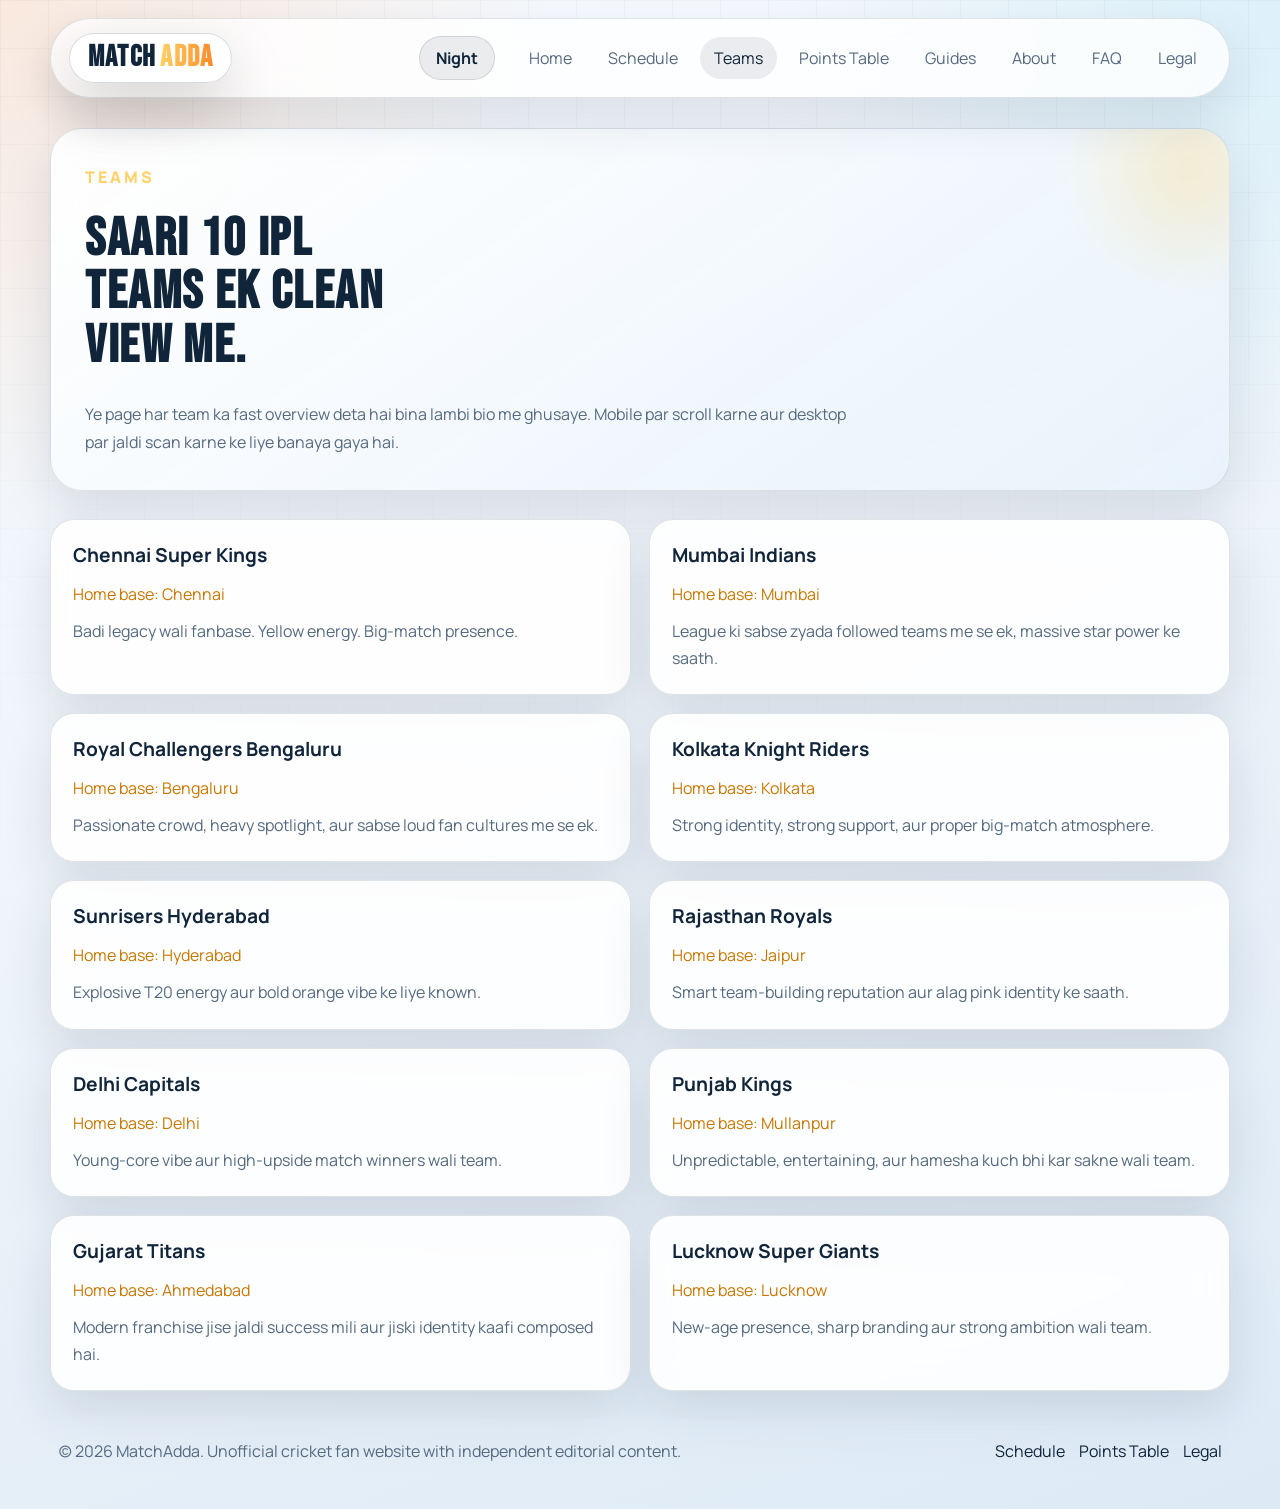
<file: teams.html>
<!DOCTYPE html>
<html lang="en">
<head>
  <meta charset="UTF-8">
  <meta name="viewport" content="width=device-width, initial-scale=1.0">
  <title>Teams | MatchAdda</title>
  <meta name="description" content="MatchAdda par IPL 2026 ki saari teams ko quick Hinglish summaries aur home-city context ke saath dekho.">
  <meta property="og:title" content="Teams | MatchAdda">
  <meta property="og:description" content="MatchAdda par IPL 2026 ki saari teams ko quick summaries aur home-city context ke saath dekho.">
  <meta property="og:type" content="website">
  <meta property="og:image" content="social-preview.svg">
  <meta name="twitter:card" content="summary_large_image">
  <meta name="twitter:title" content="Teams | MatchAdda">
  <meta name="twitter:description" content="MatchAdda par IPL 2026 ki saari teams ko quick summaries aur home-city context ke saath dekho.">
  <meta name="twitter:image" content="social-preview.svg">
  <link rel="icon" href="favicon.svg" type="image/svg+xml">
  <link rel="manifest" href="manifest.json">
  <meta name="theme-color" content="#ff7a18">
  <meta name="apple-mobile-web-app-capable" content="yes">
  <meta name="apple-mobile-web-app-status-bar-style" content="black-translucent">
  <meta name="apple-mobile-web-app-title" content="MatchAdda">
  <link rel="apple-touch-icon" href="matchadda.png">
  <link rel="preconnect" href="https://fonts.googleapis.com">
  <link rel="preconnect" href="https://fonts.gstatic.com" crossorigin>
  <link href="https://fonts.googleapis.com/css2?family=Bebas+Neue&family=Manrope:wght@400;500;700;800&display=swap" rel="stylesheet">
  <link rel="stylesheet" href="style.css">
</head>
<body>
  <div class="page-shell">
    <header class="site-header">
      <a class="brand brand-photo-link" href="index.html" aria-label="Home">
        <span class="brand-title"><span class="brand-primary">Match</span><span class="brand-accent">Adda</span></span>
      </a>
      <button class="nav-toggle" aria-expanded="false" aria-controls="site-nav">Menu</button>
      <nav id="site-nav" class="site-nav">
        <a href="index.html">Home</a>
        <a href="schedule.html">Schedule</a>
        <a class="active" href="teams.html">Teams</a>
        <a href="points-table.html">Points Table</a>
        <a href="guides.html">Guides</a>
        <a href="about.html">About</a>
        <a href="faq.html">FAQ</a>
        <a href="legal.html">Legal</a>
      </nav>
    </header>

    <main class="page-main">
      <section class="page-hero">
        <p class="eyebrow">Teams</p>
        <h1>Saari 10 IPL teams ek clean view me.</h1>
        <p>
          Ye page har team ka fast overview deta hai bina lambi bio me ghusaye.
          Mobile par scroll karne aur desktop par jaldi scan karne ke liye banaya gaya hai.
        </p>
      </section>

      <section class="section">
        <div class="team-grid">
          <article class="team-card">
            <h3>Chennai Super Kings</h3>
            <p>Home base: Chennai</p>
            <span>Badi legacy wali fanbase. Yellow energy. Big-match presence.</span>
          </article>
          <article class="team-card">
            <h3>Mumbai Indians</h3>
            <p>Home base: Mumbai</p>
            <span>League ki sabse zyada followed teams me se ek, massive star power ke saath.</span>
          </article>
          <article class="team-card">
            <h3>Royal Challengers Bengaluru</h3>
            <p>Home base: Bengaluru</p>
            <span>Passionate crowd, heavy spotlight, aur sabse loud fan cultures me se ek.</span>
          </article>
          <article class="team-card">
            <h3>Kolkata Knight Riders</h3>
            <p>Home base: Kolkata</p>
            <span>Strong identity, strong support, aur proper big-match atmosphere.</span>
          </article>
          <article class="team-card">
            <h3>Sunrisers Hyderabad</h3>
            <p>Home base: Hyderabad</p>
            <span>Explosive T20 energy aur bold orange vibe ke liye known.</span>
          </article>
          <article class="team-card">
            <h3>Rajasthan Royals</h3>
            <p>Home base: Jaipur</p>
            <span>Smart team-building reputation aur alag pink identity ke saath.</span>
          </article>
          <article class="team-card">
            <h3>Delhi Capitals</h3>
            <p>Home base: Delhi</p>
            <span>Young-core vibe aur high-upside match winners wali team.</span>
          </article>
          <article class="team-card">
            <h3>Punjab Kings</h3>
            <p>Home base: Mullanpur</p>
            <span>Unpredictable, entertaining, aur hamesha kuch bhi kar sakne wali team.</span>
          </article>
          <article class="team-card">
            <h3>Gujarat Titans</h3>
            <p>Home base: Ahmedabad</p>
            <span>Modern franchise jise jaldi success mili aur jiski identity kaafi composed hai.</span>
          </article>
          <article class="team-card">
            <h3>Lucknow Super Giants</h3>
            <p>Home base: Lucknow</p>
            <span>New-age presence, sharp branding aur strong ambition wali team.</span>
          </article>
        </div>
      </section>
    </main>

    <footer class="site-footer">
      <p>(c) 2026 MatchAdda. Unofficial cricket fan website with independent editorial content.</p>
      <div>
        <a href="schedule.html">Schedule</a>
        <a href="points-table.html">Points Table</a>
        <a href="legal.html">Legal</a>
      </div>
    </footer>
  </div>

  <script src="main.js"></script>
</body>
</html>
</file>
<file: style.css>
:root {
  --bg: #07111f;
  --bg-soft: #0d1d32;
  --panel: rgba(11, 25, 45, 0.82);
  --panel-strong: rgba(9, 19, 36, 0.92);
  --line: rgba(255, 255, 255, 0.09);
  --text: #f4f7fb;
  --muted: #a7b7cd;
  --orange: #ff7a18;
  --gold: #ffd166;
  --sky: #52c7ea;
  --red: #ff5d73;
  --shadow: 0 24px 60px rgba(0, 0, 0, 0.32);
  --radius: 24px;
  --radius-sm: 16px;
  color-scheme: dark;
}

html[data-theme="light"] {
  --bg: #edf4fb;
  --bg-soft: #dbe9f6;
  --panel: rgba(255, 255, 255, 0.9);
  --panel-strong: rgba(255, 255, 255, 0.96);
  --line: rgba(15, 33, 54, 0.12);
  --text: #10243a;
  --muted: #55697f;
  --shadow: 0 20px 50px rgba(21, 42, 68, 0.12);
  color-scheme: light;
}

* {
  box-sizing: border-box;
}

html {
  scroll-behavior: smooth;
}

body {
  margin: 0;
  min-height: 100vh;
  font-family: "Manrope", sans-serif;
  color: var(--text);
  overflow-x: hidden;
  background:
    radial-gradient(circle at top left, rgba(255, 122, 24, 0.24), transparent 28%),
    radial-gradient(circle at top right, rgba(82, 199, 234, 0.2), transparent 26%),
    linear-gradient(160deg, #04101b 0%, #081427 44%, #0f2440 100%);
}

html[data-theme="light"] body {
  background:
    radial-gradient(circle at top left, rgba(255, 122, 24, 0.14), transparent 28%),
    radial-gradient(circle at top right, rgba(82, 199, 234, 0.14), transparent 26%),
    linear-gradient(160deg, #f8fbff 0%, #eef4fa 46%, #ddeaf6 100%);
}

body::before {
  content: "";
  position: fixed;
  inset: 0;
  pointer-events: none;
  background-image:
    linear-gradient(rgba(255, 255, 255, 0.03) 1px, transparent 1px),
    linear-gradient(90deg, rgba(255, 255, 255, 0.03) 1px, transparent 1px);
  background-size: 48px 48px;
  mask-image: linear-gradient(to bottom, rgba(0, 0, 0, 0.75), transparent);
}

html[data-theme="light"] body::before {
  background-image:
    linear-gradient(rgba(16, 36, 58, 0.04) 1px, transparent 1px),
    linear-gradient(90deg, rgba(16, 36, 58, 0.04) 1px, transparent 1px);
}

a {
  color: inherit;
  text-decoration: none;
}

.page-shell {
  width: min(1180px, calc(100% - 32px));
  margin: 0 auto;
  padding: 18px 0 40px;
  min-width: 0;
}

.site-header,
.site-footer,
.hero,
.page-hero,
.info-card,
.team-card,
.guide-card,
.glass-panel,
.featured-card,
.table-wrap,
.timeline-item {
  backdrop-filter: blur(16px);
}

.site-header {
  position: sticky;
  top: 16px;
  z-index: 20;
  display: flex;
  align-items: center;
  justify-content: space-between;
  gap: 20px;
  margin-bottom: 30px;
  padding: 14px 18px;
  background: rgba(5, 16, 30, 0.74);
  border: 1px solid var(--line);
  border-radius: 999px;
  box-shadow: var(--shadow);
}

html[data-theme="light"] .site-header {
  background: rgba(255, 255, 255, 0.8);
}

.brand {
  display: inline-flex;
  align-items: center;
  flex: 0 1 auto;
  min-width: 0;
}

.brand-photo-link {
  position: relative;
  display: inline-flex;
  align-items: center;
  justify-content: center;
  flex: 0 1 auto;
  min-height: 46px;
  max-width: 100%;
  padding: 9px 18px;
  border-radius: 999px;
  background: rgba(4, 14, 28, 0.92);
  border: 1px solid rgba(255, 255, 255, 0.12);
  box-shadow: 0 24px 60px rgba(0, 0, 0, 0.18);
  transition: transform 0.25s ease, box-shadow 0.25s ease, border-color 0.25s ease;
  backdrop-filter: blur(14px);
  overflow: hidden;
}

.brand-photo-link:hover {
  transform: translateY(-1px);
  box-shadow: 0 28px 70px rgba(0, 0, 0, 0.24);
  border-color: rgba(255, 186, 84, 0.25);
}

html[data-theme="light"] .brand-photo-link {
  background: rgba(255, 255, 255, 0.92);
  border-color: rgba(33, 52, 72, 0.18);
}

html[data-theme="light"] .brand-title {
  color: #10243a;
}

html[data-theme="light"] .brand-primary {
  color: #10243a;
}

html[data-theme="light"] .brand-tagline {
  color: rgba(33, 52, 72, 0.85);
}

.brand-title {
  display: inline-flex;
  align-items: center;
  gap: 0.15em;
  font-family: "Bebas Neue", sans-serif;
  font-size: clamp(1.45rem, 2.4vw, 1.85rem);
  font-weight: 900;
  line-height: 1;
  letter-spacing: 0.04em;
  text-transform: uppercase;
  color: #fff;
  margin: 0;
  white-space: nowrap;
  max-width: 100%;
}

.brand-primary {
  color: #f7f2d6;
}

.brand-accent {
  background: linear-gradient(90deg, #ffd166 0%, #ff8b29 100%);
  -webkit-background-clip: text;
  -webkit-text-fill-color: transparent;
  background-clip: text;
}

.brand-tagline {
  font-family: "Manrope", sans-serif;
  font-size: 0.75rem;
  font-weight: 700;
  color: rgba(255, 255, 255, 0.78);
  letter-spacing: 0.26em;
  text-transform: uppercase;
}

.site-nav {
  display: flex;
  align-items: center;
  gap: 8px;
  flex-wrap: wrap;
  justify-content: flex-end;
}

.site-nav a {
  padding: 10px 14px;
  border-radius: 999px;
  color: var(--muted);
  transition: 0.25s ease;
}

.site-nav a:hover,
.site-nav a.active {
  color: var(--text);
  background: rgba(255, 255, 255, 0.08);
}

html[data-theme="light"] .site-nav a:hover,
html[data-theme="light"] .site-nav a.active {
  background: rgba(16, 36, 58, 0.08);
}

.nav-toggle {
  display: none;
  border: 0;
  padding: 10px 14px;
  border-radius: 999px;
  color: var(--text);
  background: rgba(255, 255, 255, 0.08);
  font: inherit;
}

.theme-toggle {
  display: inline-flex;
  align-items: center;
  justify-content: center;
  min-height: 44px;
  padding: 0 16px;
  margin-left: auto;
  border: 1px solid var(--line);
  border-radius: 999px;
  color: var(--text);
  background: rgba(255, 255, 255, 0.08);
  font: inherit;
  font-weight: 700;
  cursor: pointer;
  transition: transform 0.25s ease, background 0.25s ease;
}

.theme-toggle-mobile {
  display: none;
  width: 100%;
  justify-content: flex-start;
  border-radius: 14px;
}

.theme-toggle:hover {
  transform: translateY(-1px);
}

html[data-theme="light"] .theme-toggle,
html[data-theme="light"] .nav-toggle {
  background: rgba(16, 36, 58, 0.08);
}

.hero,
.page-hero {
  position: relative;
  overflow: hidden;
  min-width: 0;
  background: linear-gradient(145deg, rgba(10, 24, 43, 0.92), rgba(13, 29, 50, 0.72));
  border: 1px solid var(--line);
  border-radius: calc(var(--radius) + 8px);
  box-shadow: var(--shadow);
}

html[data-theme="light"] .hero,
html[data-theme="light"] .page-hero,
html[data-theme="light"] .today-match {
  background: linear-gradient(145deg, rgba(255, 255, 255, 0.95), rgba(232, 242, 251, 0.92));
}

.hero {
  display: grid;
  grid-template-columns: 1.2fr 0.8fr;
  gap: 26px;
  padding: 42px;
  min-height: 0;
}

.page-hero {
  display: grid;
  gap: 14px;
  align-content: start;
  width: 100%;
  padding: 34px;
  min-height: 0;
}

.compact-hero {
  gap: 12px;
}

.hero::after,
.page-hero::after {
  content: "";
  position: absolute;
  right: -90px;
  top: -90px;
  width: 260px;
  height: 260px;
  border-radius: 50%;
  background: radial-gradient(circle, rgba(255, 209, 102, 0.28), transparent 70%);
}

.eyebrow {
  margin: 0 0 8px;
  color: var(--gold);
  font-size: 0.85rem;
  font-weight: 800;
  letter-spacing: 0.18em;
  text-transform: uppercase;
}

h1,
h2,
h3 {
  margin: 0 0 12px;
}

h1 {
  max-width: 10ch;
  font-family: "Bebas Neue", sans-serif;
  font-size: clamp(3rem, 8vw, 5.8rem);
  line-height: 0.95;
  letter-spacing: 0.03em;
}

.page-hero h1 {
  max-width: 16ch;
  font-size: clamp(2.35rem, 4.2vw, 4.2rem);
  line-height: 1;
}

h2 {
  font-size: clamp(1.8rem, 3vw, 2.6rem);
  line-height: 1.05;
}

h3 {
  font-size: 1.2rem;
}

p {
  margin: 0;
  color: var(--muted);
  line-height: 1.75;
  overflow-wrap: anywhere;
}

.hero-text {
  max-width: 58ch;
  font-size: 1.04rem;
}

.page-hero p {
  max-width: 78ch;
  font-size: 1rem;
}

.hero-actions {
  display: flex;
  flex-wrap: wrap;
  gap: 12px;
  margin: 26px 0;
}

.btn {
  display: inline-flex;
  align-items: center;
  justify-content: center;
  min-height: 48px;
  padding: 0 18px;
  border-radius: 999px;
  font-weight: 800;
  transition: transform 0.25s ease, background 0.25s ease;
}

.btn:hover {
  transform: translateY(-2px);
}

.btn-primary {
  color: #05101b;
  background: linear-gradient(135deg, var(--gold), var(--orange));
}

.btn-secondary {
  background: rgba(255, 255, 255, 0.08);
  border: 1px solid var(--line);
}

html[data-theme="light"] .btn-secondary {
  background: rgba(16, 36, 58, 0.08);
}

.hero-meta {
  display: grid;
  gap: 10px;
  padding: 0;
  margin: 0;
  list-style: none;
}

.hero-meta li {
  padding: 12px 14px;
  color: var(--muted);
  background: rgba(255, 255, 255, 0.04);
  border: 1px solid var(--line);
  border-radius: 14px;
}

html[data-theme="light"] .hero-meta li,
html[data-theme="light"] .stat-chip,
html[data-theme="light"] .section-note,
html[data-theme="light"] .maintenance-list li {
  background: rgba(16, 36, 58, 0.04);
}

.hero-panel {
  display: grid;
  gap: 18px;
  align-content: center;
}

.featured-card,
.info-card,
.team-card,
.guide-card,
.glass-panel,
.timeline-item {
  padding: 22px;
  background: var(--panel);
  border: 1px solid var(--line);
  border-radius: var(--radius);
  box-shadow: var(--shadow);
}

.card-label {
  margin-bottom: 10px;
  color: var(--sky);
  font-size: 0.78rem;
  font-weight: 800;
  letter-spacing: 0.16em;
  text-transform: uppercase;
}

.mini-grid,
.card-grid,
.split-layout,
.guide-list,
.legal-stack {
  display: grid;
  gap: 18px;
  min-width: 0;
}

.mini-grid {
  grid-template-columns: repeat(2, minmax(0, 1fr));
}

.stat-chip {
  padding: 16px;
  background: rgba(255, 255, 255, 0.04);
  border: 1px solid var(--line);
  border-radius: var(--radius-sm);
}

.stat-chip span {
  display: block;
  margin-bottom: 8px;
  color: var(--muted);
  font-size: 0.85rem;
}

.today-match {
  display: grid;
  grid-template-columns: 1.3fr 0.7fr;
  gap: 18px;
  padding: 22px;
  background: linear-gradient(135deg, rgba(17, 36, 60, 0.9), rgba(13, 29, 50, 0.76));
  border: 1px solid var(--line);
  border-radius: var(--radius);
  box-shadow: var(--shadow);
}

.today-match-copy,
.today-match-meta {
  min-width: 0;
}

.today-match-meta {
  display: grid;
  align-content: center;
  justify-items: end;
  gap: 12px;
}

.status-pill {
  display: inline-flex;
  align-items: center;
  justify-content: center;
  min-height: 36px;
  padding: 0 14px;
  border-radius: 999px;
  font-size: 0.84rem;
  font-weight: 800;
  letter-spacing: 0.08em;
  text-transform: uppercase;
  white-space: nowrap;
}

.status-live {
  color: #fff5f7;
  background: linear-gradient(135deg, #ff5d73, #ff7a18);
}

.status-upcoming {
  color: #dff7ff;
  background: rgba(82, 199, 234, 0.16);
  border: 1px solid rgba(82, 199, 234, 0.3);
}

.status-today {
  color: #e8f6ff;
  background: rgba(44, 169, 225, 0.18);
  border: 1px solid rgba(82, 199, 234, 0.34);
}

.status-completed {
  color: #eefde2;
  background: rgba(155, 229, 100, 0.14);
  border: 1px solid rgba(155, 229, 100, 0.34);
}

html[data-theme="light"] .status-upcoming {
  color: #0f5f84;
  background: rgba(82, 199, 234, 0.18);
  border-color: rgba(82, 199, 234, 0.42);
}

html[data-theme="light"] .status-today {
  color: #0f5f84;
  background: rgba(44, 169, 225, 0.16);
  border-color: rgba(44, 169, 225, 0.4);
}

html[data-theme="light"] .status-completed {
  color: #537315;
  background: rgba(155, 229, 100, 0.2);
  border-color: rgba(142, 205, 88, 0.44);
}

.section {
  margin-top: 28px;
}

.section-heading {
  margin-bottom: 18px;
}

.section-note {
  margin-top: 14px;
  padding: 12px 14px;
  color: var(--muted);
  background: rgba(255, 255, 255, 0.04);
  border: 1px solid var(--line);
  border-radius: 14px;
}

.card-grid {
  grid-template-columns: repeat(4, minmax(0, 1fr));
}

.card-grid.two-up,
.split-layout {
  grid-template-columns: repeat(2, minmax(0, 1fr));
}

.info-card a {
  display: inline-block;
  margin-top: 16px;
  color: var(--text);
  font-weight: 800;
}

.accent-orange {
  border-color: rgba(255, 122, 24, 0.25);
}

.accent-blue {
  border-color: rgba(82, 199, 234, 0.25);
}

.accent-gold {
  border-color: rgba(255, 209, 102, 0.25);
}

.accent-red {
  border-color: rgba(255, 93, 115, 0.25);
}

.page-main {
  display: grid;
  gap: 0;
  min-width: 0;
}

.timeline {
  display: grid;
  gap: 16px;
  min-width: 0;
}

.timeline-item {
  display: grid;
  grid-template-columns: 120px 1fr;
  gap: 16px;
  align-items: start;
  min-width: 0;
}

.timeline-date {
  display: inline-flex;
  justify-content: center;
  justify-self: start;
  width: fit-content;
  max-width: 100%;
  padding: 10px 14px;
  color: #04101b;
  font-weight: 800;
  background: linear-gradient(135deg, var(--gold), var(--orange));
  border-radius: 999px;
}

.table-wrap {
  position: relative;
  display: block;
  width: 100%;
  max-width: 100%;
  inline-size: 100%;
  overflow-x: auto;
  overflow-y: visible;
  -webkit-overflow-scrolling: touch;
  overscroll-behavior-y: auto;
  overscroll-behavior-x: contain;
  touch-action: auto;
  padding: 10px;
  background: var(--panel-strong);
  border: 1px solid var(--line);
  border-radius: var(--radius);
  box-shadow: var(--shadow);
  scrollbar-width: thin;
  min-width: 0;
}

.table-wrap table {
  /* touch-action: pan-x pinch-zoom; */
}

html[data-theme="light"] th,
html[data-theme="light"] .team-card p {
  color: #c77700;
}

html[data-theme="light"] th,
html[data-theme="light"] td {
  border-bottom-color: rgba(16, 36, 58, 0.1);
}

html[data-theme="light"] tbody tr:hover {
  background: rgba(16, 36, 58, 0.03);
}

.table-wrap table {
  width: 100%;
  border-collapse: collapse;
  min-width: 680px;
}

th,
td {
  padding: 16px 14px;
  text-align: left;
  border-bottom: 1px solid rgba(255, 255, 255, 0.08);
  white-space: nowrap;
}

th {
  color: var(--gold);
  font-size: 0.88rem;
  letter-spacing: 0.08em;
  text-transform: uppercase;
}

tbody tr:hover {
  background: rgba(255, 255, 255, 0.03);
}

.team-grid {
  display: grid;
  grid-template-columns: repeat(2, minmax(0, 1fr));
  gap: 18px;
  min-width: 0;
}

.team-card p {
  margin-bottom: 10px;
  color: var(--gold);
}

.team-card span {
  color: var(--muted);
  line-height: 1.7;
}

.guide-list,
.legal-stack {
  grid-template-columns: repeat(2, minmax(0, 1fr));
}

.faq-list {
  display: grid;
  gap: 18px;
}

.site-footer {
  display: flex;
  align-items: center;
  justify-content: space-between;
  gap: 18px;
  margin-top: 28px;
  padding: 18px 8px 4px;
  min-width: 0;
}

.site-footer div {
  display: flex;
  flex-wrap: wrap;
  gap: 14px;
  min-width: 0;
}

.maintenance-shell {
  width: min(920px, calc(100% - 32px));
  margin: 0 auto;
  padding: 24px 0 40px;
}

.maintenance-screen {
  display: grid;
  gap: 24px;
  padding: 40px;
}

.maintenance-grid {
  display: grid;
  grid-template-columns: 1.1fr 0.9fr;
  gap: 18px;
}

.maintenance-note {
  display: inline-flex;
  align-items: center;
  gap: 10px;
  width: fit-content;
  padding: 10px 14px;
  color: #04101b;
  font-weight: 800;
  background: linear-gradient(135deg, var(--gold), var(--orange));
  border-radius: 999px;
}

.maintenance-copy p,
.maintenance-card p {
  max-width: 62ch;
}

.maintenance-list {
  display: grid;
  gap: 12px;
  padding: 0;
  margin: 0;
  list-style: none;
}

.maintenance-list li {
  padding: 14px 16px;
  background: rgba(255, 255, 255, 0.05);
  border: 1px solid var(--line);
  border-radius: 14px;
}

.maintenance-card {
  padding: 22px;
  background: var(--panel);
  border: 1px solid var(--line);
  border-radius: var(--radius);
  box-shadow: var(--shadow);
}

.maintenance-card strong {
  color: var(--text);
}

.hero-copy,
.hero-panel,
.info-card,
.team-card,
.guide-card,
.glass-panel,
.featured-card,
.section,
.section-heading {
  min-width: 0;
}

.site-nav a,
.brand strong,
.brand small,
.site-footer a,
.site-footer p {
  overflow-wrap: anywhere;
}

@media (max-width: 1120px) {
  .page-shell {
    width: min(100% - 28px, 1180px);
  }

  .hero {
    grid-template-columns: 1fr;
    padding: 34px 28px;
  }

  .site-nav {
    gap: 6px;
  }

  .card-grid {
    grid-template-columns: repeat(2, minmax(0, 1fr));
  }

  .today-match {
    grid-template-columns: 1fr;
  }

  .today-match-meta {
    justify-items: start;
  }
}

@media (max-width: 960px) {
  .site-header {
    top: 10px;
    margin-bottom: 24px;
    padding: 12px 14px;
  }

  .site-nav a {
    padding: 9px 12px;
  }

  .card-grid,
  .card-grid.two-up,
  .split-layout,
  .maintenance-grid,
  .team-grid,
  .guide-list,
  .legal-stack,
  .faq-list {
    grid-template-columns: 1fr;
  }

  .hero {
    padding: 32px 24px;
  }

  .page-hero {
    padding: 26px 22px;
  }

  h1 {
    max-width: 11ch;
  }

  .page-hero h1 {
    max-width: 13ch;
    font-size: clamp(2.2rem, 6vw, 3.4rem);
  }

}

@media (max-width: 760px) {
  .page-shell {
    width: min(100% - 20px, 1180px);
  }

  .site-header {
    position: sticky;
    align-items: center;
    flex-wrap: wrap;
    gap: 12px;
    border-radius: 28px;
  }

  .brand {
    max-width: calc(100% - 82px);
  }

  .brand-photo-link {
    min-height: 42px;
    padding: 8px 14px;
  }

  .brand-title {
    font-size: clamp(1.35rem, 5.8vw, 1.7rem);
    letter-spacing: 0.035em;
  }

  .nav-toggle {
    display: inline-flex;
    margin-left: 0;
  }

  .theme-toggle {
    margin-left: auto;
  }

  .site-nav {
    display: none;
    width: 100%;
    flex-direction: column;
    align-items: stretch;
    padding-top: 8px;
  }

  .site-nav.open {
    display: flex;
  }

  .site-nav a {
    border-radius: 14px;
  }

  .theme-toggle {
    display: none;
  }

  .theme-toggle-mobile {
    display: inline-flex;
  }

  .hero,
  .page-hero {
    border-radius: 28px;
  }

  .hero {
    padding: 26px 18px;
    gap: 18px;
  }

  .page-hero {
    padding: 22px 18px;
  }

  .table-wrap {
    /* touch-action: pan-y; */
  }

  .section {
    margin-top: 22px;
  }

  .featured-card,
  .info-card,
  .team-card,
  .guide-card,
  .glass-panel,
  .timeline-item {
    padding: 18px;
  }

  .mini-grid {
    grid-template-columns: 1fr;
  }

  .timeline-item {
    grid-template-columns: 1fr;
  }

  .site-footer {
    flex-direction: column;
    align-items: flex-start;
    padding-top: 8px;
  }

  .site-footer p {
    font-size: 0.92rem;
    max-width: 100%;
  }

  th,
  td {
    padding: 14px 10px;
  }

  .table-wrap table {
    min-width: 700px;
  }

}

@media (max-width: 480px) {
  .page-shell {
    width: calc(100% - 16px);
    padding-top: 12px;
  }

  .site-header {
    top: 8px;
    gap: 10px;
    padding: 12px;
    border-radius: 24px;
  }

  .brand {
    max-width: calc(100% - 76px);
  }

  .brand-photo-link {
    min-height: 40px;
    padding: 7px 12px;
    border-radius: 999px;
  }

  .brand-title {
    font-size: clamp(1.25rem, 7.2vw, 1.52rem);
    letter-spacing: 0.03em;
  }

  .nav-toggle {
    padding: 9px 12px;
  }

  .hero,
  .page-hero {
    border-radius: 24px;
  }

  .hero {
    padding: 22px 16px;
  }

  .page-hero {
    padding: 18px 14px;
  }

  .maintenance-shell {
    width: calc(100% - 16px);
    padding-top: 12px;
  }

  .maintenance-screen {
    padding: 22px 16px;
    border-radius: 24px;
  }

  h1 {
    max-width: none;
    font-size: clamp(2.35rem, 14vw, 3.3rem);
  }

  .page-hero h1 {
    max-width: 10ch;
    font-size: clamp(1.7rem, 8.4vw, 2.2rem);
    line-height: 1.02;
    word-break: break-word;
  }

  h2 {
    font-size: clamp(1.4rem, 8vw, 2rem);
  }

  .hero-text,
  p {
    font-size: 0.96rem;
    line-height: 1.65;
  }

  .page-hero p {
    max-width: none;
    font-size: 0.92rem;
  }

  .site-footer p,
  .timeline-item p,
  .info-card p,
  .page-hero p {
    overflow-wrap: anywhere;
    word-break: break-word;
  }

  .compact-hero {
    gap: 10px;
  }

  .timeline-item {
    overflow: hidden;
  }

  .timeline-date {
    padding: 8px 12px;
    font-size: 0.9rem;
    white-space: nowrap;
  }

  .timeline-item h3 {
    font-size: 1rem;
    margin-bottom: 8px;
  }

  .timeline-item p {
    font-size: 0.9rem;
  }

  .card-grid.two-up {
    gap: 14px;
  }

  .card-grid.two-up .info-card {
    overflow: hidden;
  }

  .card-grid.two-up .info-card h3 {
    font-size: 1rem;
  }

  .card-grid.two-up .info-card p {
    font-size: 0.9rem;
  }

  .btn {
    width: 100%;
  }

  .hero-actions {
    display: grid;
    grid-template-columns: 1fr;
  }

  .hero-meta li,
  .stat-chip,
  .site-nav a {
    padding-left: 12px;
    padding-right: 12px;
  }

  .table-wrap {
    display: block;
    overflow-x: auto;
    overflow-y: visible;
    max-width: 100%;
    inline-size: 100%;
    padding: 8px 6px 10px;
    border-radius: 20px;
    /* touch-action: pan-y; */
    contain: inline-size layout paint;
  }

  .table-wrap table {
    width: max-content;
    min-width: 720px;
  }

  th,
  td {
    white-space: nowrap;
  }

  .table-wrap::after {
    content: "Swipe left-right to view full table";
    display: block;
    margin-top: 10px;
    color: var(--muted);
    font-size: 0.82rem;
    text-align: center;
  }

  .eyebrow {
    font-size: 0.78rem;
    letter-spacing: 0.14em;
  }

  .site-footer {
    gap: 12px;
    padding-bottom: 10px;
  }

  .site-footer div {
    gap: 10px 14px;
  }
}
</file>
